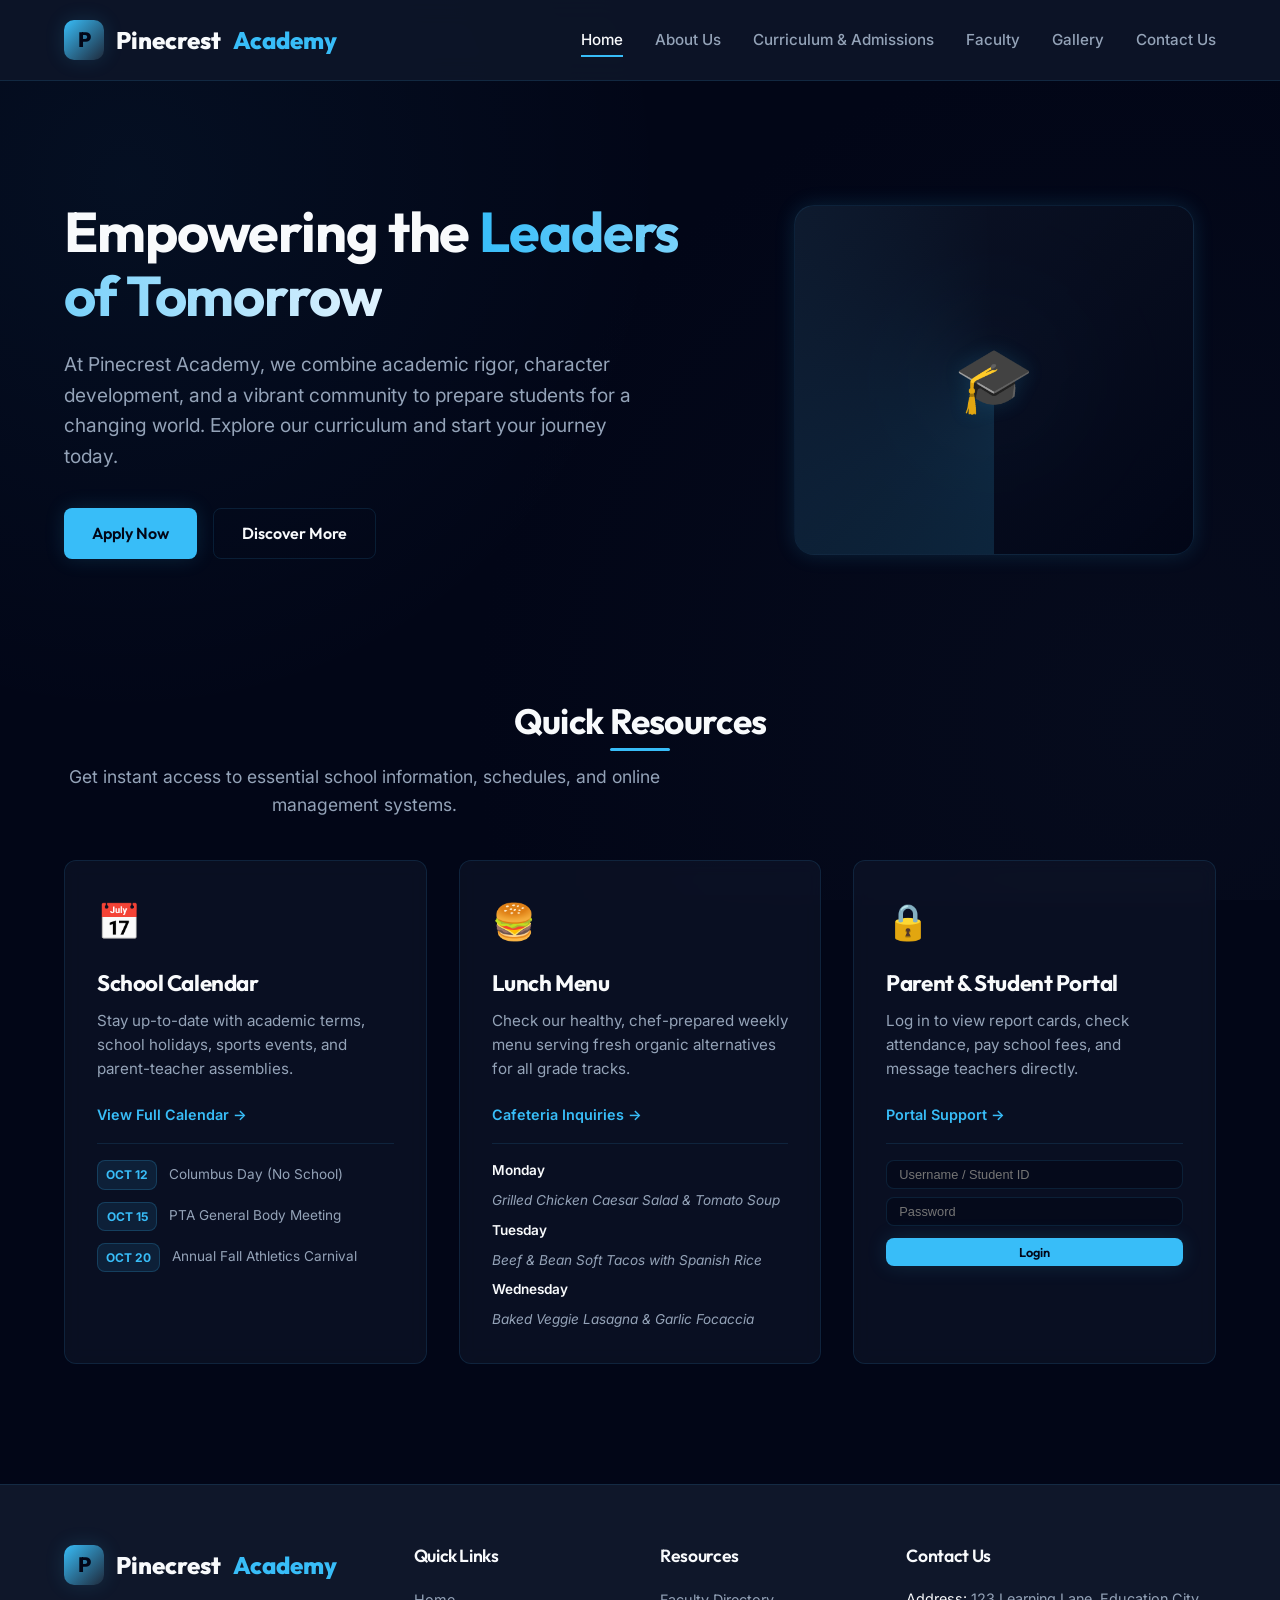
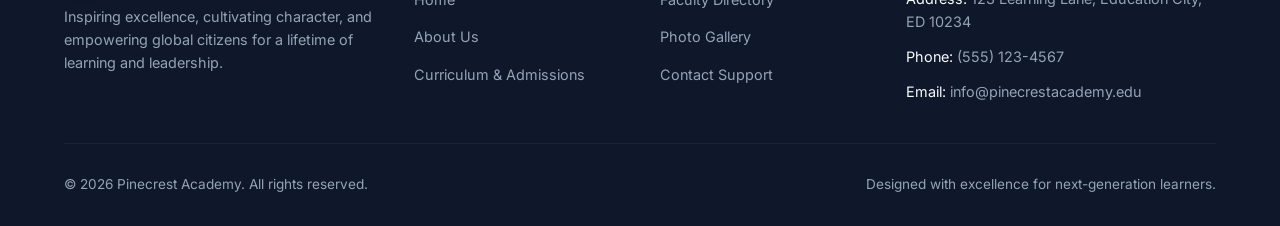
<file: pcs-website/index.html>
<!DOCTYPE html>
<html lang="en">
<head>
    <meta charset="UTF-8">
    <meta name="viewport" content="width=device-width, initial-scale=1.0">
    <meta name="description" content="Welcome to Pinecrest Academy, a leading educational institution offering premium academic tracks, dedicated faculty, and an engaging learning community.">
    <meta name="keywords" content="Pinecrest Academy, school homepage, school portal, school calendar, education">
    <title>Pinecrest Academy | Empowering the Leaders of Tomorrow</title>
    <link rel="stylesheet" href="style.css">
</head>
<body>

    <!-- Header & Navigation -->
    <header id="site-header">
        <div class="container">
            <a href="index.html" class="logo" id="header-logo">
                <div class="logo-icon">P</div>
                Pinecrest <span>Academy</span>
            </a>
            <input type="checkbox" id="nav-toggle" class="nav-toggle">
            <label for="nav-toggle" class="nav-toggle-label" id="menu-btn">
                <span></span>
                <span></span>
                <span></span>
            </label>
            <nav id="main-navigation">
                <ul class="nav-list">
                    <li><a href="index.html" class="nav-link active" id="nav-home">Home</a></li>
                    <li><a href="about.html" class="nav-link" id="nav-about">About Us</a></li>
                    <li><a href="curriculum-admissions.html" class="nav-link" id="nav-academics">Curriculum & Admissions</a></li>
                    <li><a href="faculty.html" class="nav-link" id="nav-faculty">Faculty</a></li>
                    <li><a href="gallery.html" class="nav-link" id="nav-gallery">Gallery</a></li>
                    <li><a href="contact.html" class="nav-link" id="nav-contact">Contact Us</a></li>
                </ul>
            </nav>
        </div>
    </header>

    <!-- Main Content -->
    <main>
        <!-- Hero Section -->
        <section class="hero" id="home-hero">
            <div class="container">
                <div class="hero-grid">
                    <div class="hero-content">
                        <h1 class="hero-title">Empowering the <span>Leaders of Tomorrow</span></h1>
                        <p class="hero-desc">At Pinecrest Academy, we combine academic rigor, character development, and a vibrant community to prepare students for a changing world. Explore our curriculum and start your journey today.</p>
                        <div class="btn-group">
                            <a href="curriculum-admissions.html" class="btn btn-primary" id="hero-cta-apply">Apply Now</a>
                            <a href="about.html" class="btn btn-secondary" id="hero-cta-about">Discover More</a>
                        </div>
                    </div>
                    <div class="hero-image-container">
                        <div class="hero-glow"></div>
                        <div class="hero-art">
                            <div class="hero-art-icon">&#127891;</div>
                        </div>
                    </div>
                </div>
            </div>
        </section>

        <!-- Quick Resources Card Grid -->
        <section id="quick-resources">
            <div class="container">
                <div class="text-center">
                    <h2 class="section-title">Quick Resources</h2>
                    <p class="section-subtitle">Get instant access to essential school information, schedules, and online management systems.</p>
                </div>
                <div class="grid-3">
                    <!-- Calendar Card -->
                    <div class="card" id="card-calendar">
                        <div class="card-icon">&#128197;</div>
                        <h3 class="card-title">School Calendar</h3>
                        <p class="card-text">Stay up-to-date with academic terms, school holidays, sports events, and parent-teacher assemblies.</p>
                        <a href="about.html#school-history" class="card-link" id="calendar-view-link">View Full Calendar &rarr;</a>
                        <div class="calendar-preview">
                            <div class="calendar-item">
                                <div class="date-badge">OCT 12</div>
                                <span class="calendar-item-text">Columbus Day (No School)</span>
                            </div>
                            <div class="calendar-item">
                                <div class="date-badge">OCT 15</div>
                                <span class="calendar-item-text">PTA General Body Meeting</span>
                            </div>
                            <div class="calendar-item">
                                <div class="date-badge">OCT 20</div>
                                <span class="calendar-item-text">Annual Fall Athletics Carnival</span>
                            </div>
                        </div>
                    </div>

                    <!-- Lunch Menu Card -->
                    <div class="card" id="card-lunch">
                        <div class="card-icon">&#127828;</div>
                        <h3 class="card-title">Lunch Menu</h3>
                        <p class="card-text">Check our healthy, chef-prepared weekly menu serving fresh organic alternatives for all grade tracks.</p>
                        <a href="contact.html" class="card-link" id="lunch-inquiry-link">Cafeteria Inquiries &rarr;</a>
                        <div class="menu-preview">
                            <div class="menu-day">Monday</div>
                            <div class="menu-meal">Grilled Chicken Caesar Salad & Tomato Soup</div>
                            <div class="menu-day">Tuesday</div>
                            <div class="menu-meal">Beef & Bean Soft Tacos with Spanish Rice</div>
                            <div class="menu-day">Wednesday</div>
                            <div class="menu-meal">Baked Veggie Lasagna & Garlic Focaccia</div>
                        </div>
                    </div>

                    <!-- Portal Card -->
                    <div class="card" id="card-portal">
                        <div class="card-icon">&#128274;</div>
                        <h3 class="card-title">Parent & Student Portal</h3>
                        <p class="card-text">Log in to view report cards, check attendance, pay school fees, and message teachers directly.</p>
                        <a href="contact.html" class="card-link" id="portal-support-link">Portal Support &rarr;</a>
                        <div class="portal-form-preview">
                            <input type="text" placeholder="Username / Student ID" aria-label="Portal Username" id="portal-username">
                            <input type="password" placeholder="Password" aria-label="Portal Password" id="portal-password">
                            <button class="btn btn-primary" style="padding: 6px 12px; font-size: 0.8rem; margin-top: 4px;" id="portal-login-btn">Login</button>
                        </div>
                    </div>
                </div>
            </div>
        </section>
    </main>

    <!-- Footer -->
    <footer id="site-footer">
        <div class="container">
            <div class="footer-grid">
                <div>
                    <a href="index.html" class="logo" style="margin-bottom: 20px;" id="footer-logo">
                        <div class="logo-icon">P</div>
                        Pinecrest <span>Academy</span>
                    </a>
                    <p style="margin-top: 10px; font-size: 0.9rem;">Inspiring excellence, cultivating character, and empowering global citizens for a lifetime of learning and leadership.</p>
                </div>
                <div>
                    <h4 class="footer-title">Quick Links</h4>
                    <ul class="footer-links">
                        <li><a href="index.html" class="footer-link" id="footer-link-home">Home</a></li>
                        <li><a href="about.html" class="footer-link" id="footer-link-about">About Us</a></li>
                        <li><a href="curriculum-admissions.html" class="footer-link" id="footer-link-academics">Curriculum & Admissions</a></li>
                    </ul>
                </div>
                <div>
                    <h4 class="footer-title">Resources</h4>
                    <ul class="footer-links">
                        <li><a href="faculty.html" class="footer-link" id="footer-link-faculty">Faculty Directory</a></li>
                        <li><a href="gallery.html" class="footer-link" id="footer-link-gallery">Photo Gallery</a></li>
                        <li><a href="contact.html" class="footer-link" id="footer-link-contact">Contact Support</a></li>
                    </ul>
                </div>
                <div>
                    <h4 class="footer-title">Contact Us</h4>
                    <div class="footer-info">
                        <p><span>Address:</span> 123 Learning Lane, Education City, ED 10234</p>
                        <p><span>Phone:</span> (555) 123-4567</p>
                        <p><span>Email:</span> info@pinecrestacademy.edu</p>
                    </div>
                </div>
            </div>
            <div class="footer-bottom">
                <p>&copy; 2026 Pinecrest Academy. All rights reserved.</p>
                <p>Designed with excellence for next-generation learners.</p>
            </div>
        </div>
    </footer>

</body>
</html>
</file>
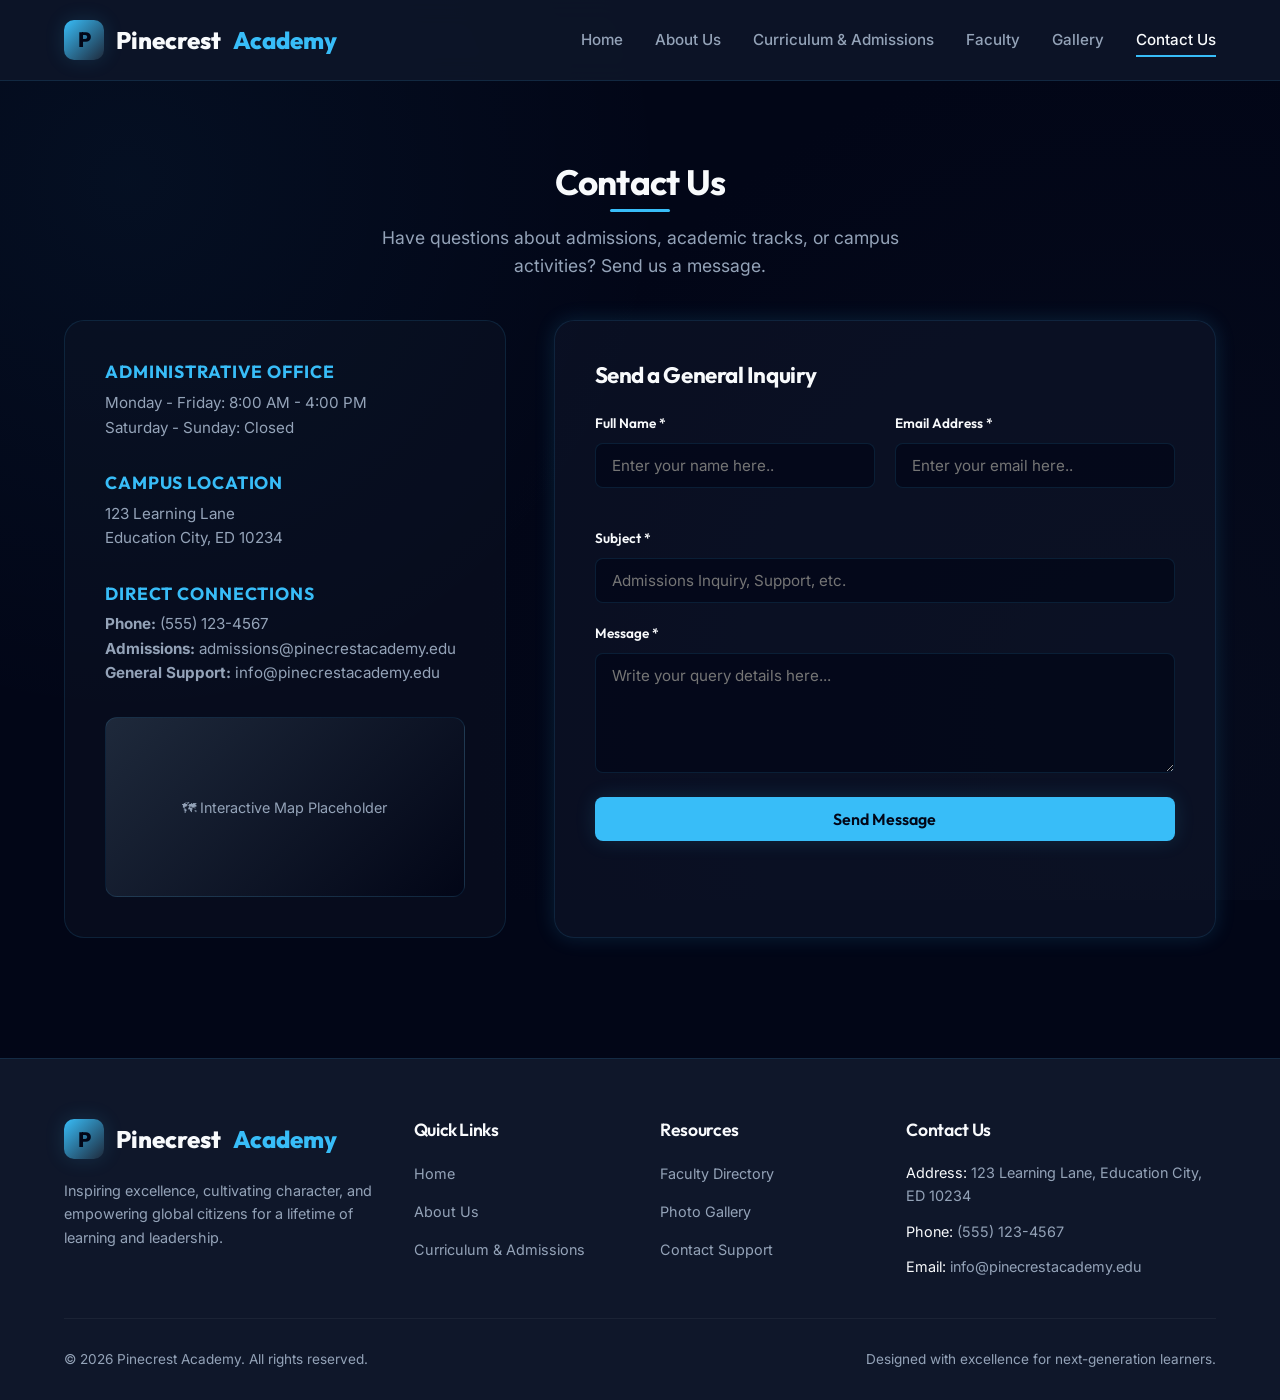
<file: pcs-website/contact.html>
<!DOCTYPE html>
<html lang="en">
<head>
    <meta charset="UTF-8">
    <meta name="viewport" content="width=device-width, initial-scale=1.0">
    <meta name="description" content="Get in touch with Pinecrest Academy. Find office hours, telephone numbers, emails, addresses, and submit general inquiries through our online contact form.">
    <meta name="keywords" content="Pinecrest Academy contact, school phone number, school address, student inquiry form">
    <title>Contact Us | Pinecrest Academy</title>
    <link rel="stylesheet" href="style.css">
    <style>
        /* Extra styles for success message popup */
        .toast-success {
            position: fixed;
            bottom: 30px;
            right: 30px;
            background: rgba(15, 23, 42, 0.95);
            border: 1px solid var(--accent);
            padding: 16px 24px;
            border-radius: var(--radius-md);
            color: var(--text-main);
            box-shadow: var(--shadow-glow-lg);
            display: flex;
            align-items: center;
            gap: 12px;
            transform: translateY(100px);
            opacity: 0;
            pointer-events: none;
            transition: var(--transition-normal);
            z-index: 2000;
        }
        .toast-success.show {
            transform: translateY(0);
            opacity: 1;
        }
        .toast-icon {
            color: var(--accent);
            font-size: 1.25rem;
            font-weight: 700;
        }
    </style>
</head>
<body>

    <!-- Header & Navigation -->
    <header id="site-header">
        <div class="container">
            <a href="index.html" class="logo" id="header-logo">
                <div class="logo-icon">P</div>
                Pinecrest <span>Academy</span>
            </a>
            <input type="checkbox" id="nav-toggle" class="nav-toggle">
            <label for="nav-toggle" class="nav-toggle-label" id="menu-btn">
                <span></span>
                <span></span>
                <span></span>
            </label>
            <nav id="main-navigation">
                <ul class="nav-list">
                    <li><a href="index.html" class="nav-link" id="nav-home">Home</a></li>
                    <li><a href="about.html" class="nav-link" id="nav-about">About Us</a></li>
                    <li><a href="curriculum-admissions.html" class="nav-link" id="nav-academics">Curriculum & Admissions</a></li>
                    <li><a href="faculty.html" class="nav-link" id="nav-faculty">Faculty</a></li>
                    <li><a href="gallery.html" class="nav-link" id="nav-gallery">Gallery</a></li>
                    <li><a href="contact.html" class="nav-link active" id="nav-contact">Contact Us</a></li>
                </ul>
            </nav>
        </div>
    </header>

    <!-- Main Content -->
    <main>
        <section id="contact-section">
            <div class="container">
                <div class="text-center">
                    <h1 class="section-title">Contact Us</h1>
                  <center> <p class="section-subtitle">Have questions about admissions, academic tracks, or campus activities? Send us a message.</p></center> <!--Made it center-->
                </div>

                <div class="contact-grid">
                    <!-- Left Column: Contact Info Panel -->
                    <div class="contact-info-panel" id="contact-info">
                        <div class="contact-block" id="block-office">
                            <h4>Administrative Office</h4>
                            <p>Monday - Friday: 8:00 AM - 4:00 PM</p>
                            <p>Saturday - Sunday: Closed</p>
                        </div>
                        <div class="contact-block" id="block-address">
                            <h4>Campus Location</h4>
                            <p>123 Learning Lane</p>
                            <p>Education City, ED 10234</p>
                        </div>
                        <div class="contact-block" id="block-phone-email">
                            <h4>Direct Connections</h4>
                            <p><strong>Phone:</strong> (555) 123-4567</p>
                            <p><strong>Admissions:</strong> admissions@pinecrestacademy.edu</p>
                            <p><strong>General Support:</strong> info@pinecrestacademy.edu</p>
                        </div>
                        <div class="map-placeholder" id="campus-map">
                            <span>&#128506; Interactive Map Placeholder</span>
                        </div>
                    </div>

                    <!-- Right Column: Stylized Inquiry Form -->
                    <div class="contact-form-panel" id="contact-form-container">
                        <h2 style="font-size: 1.4rem; color: var(--text-main); margin-bottom: 24px;">Send a General Inquiry</h2>
                        
                        <form id="inquiry-form">
                            <div class="form-row">
                                <div class="form-group">
                                    <label for="contact-name" class="form-label">Full Name *</label>
                                    <input type="text" id="contact-name" class="form-control" placeholder="Enter your name here.." required><!--Change place holder name john doe to enter your name-->                                </div>
                                <div class="form-group">
                                    <label for="contact-email" class="form-label">Email Address *</label>
                                    <input type="email" id="contact-email" class="form-control" placeholder="Enter your email here.." required>
                                </div>
                            </div>
                            <div class="form-group">
                                <label for="contact-subject" class="form-label">Subject *</label>
                                <input type="text" id="contact-subject" class="form-control" placeholder="Admissions Inquiry, Support, etc." required>
                            </div>
                            <div class="form-group full-width">
                                <label for="contact-message" class="form-label">Message *</label>
                                <textarea id="contact-message" class="form-control" placeholder="Write your query details here..." required></textarea>
                            </div>
                            <button type="submit" class="btn btn-primary btn-submit" id="form-submit-btn">Send Message</button>
                        </form>
                    </div>
                </div>
            </div>
        </section>
    </main>

    <!-- Footer -->
    <footer id="site-footer">
        <div class="container">
            <div class="footer-grid">
                <div>
                    <a href="index.html" class="logo" style="margin-bottom: 20px;" id="footer-logo">
                        <div class="logo-icon">P</div>
                        Pinecrest <span>Academy</span>
                    </a>
                    <p style="margin-top: 10px; font-size: 0.9rem;">Inspiring excellence, cultivating character, and empowering global citizens for a lifetime of learning and leadership.</p>
                </div>
                <div>
                    <h4 class="footer-title">Quick Links</h4>
                    <ul class="footer-links">
                        <li><a href="index.html" class="footer-link" id="footer-link-home">Home</a></li>
                        <li><a href="about.html" class="footer-link" id="footer-link-about">About Us</a></li>
                        <li><a href="curriculum-admissions.html" class="footer-link" id="footer-link-academics">Curriculum & Admissions</a></li>
                    </ul>
                </div>
                <div>
                    <h4 class="footer-title">Resources</h4>
                    <ul class="footer-links">
                        <li><a href="faculty.html" class="footer-link" id="footer-link-faculty">Faculty Directory</a></li>
                        <li><a href="gallery.html" class="footer-link" id="footer-link-gallery">Photo Gallery</a></li>
                        <li><a href="contact.html" class="footer-link" id="footer-link-contact">Contact Support</a></li>
                    </ul>
                </div>
                <div>
                    <h4 class="footer-title">Contact Us</h4>
                    <div class="footer-info">
                        <p><span>Address:</span> 123 Learning Lane, Education City, ED 10234</p>
                        <p><span>Phone:</span> (555) 123-4567</p>
                        <p><span>Email:</span> info@pinecrestacademy.edu</p>
                    </div>
                </div>
            </div>
            <div class="footer-bottom">
                <p>&copy; 2026 Pinecrest Academy. All rights reserved.</p>
                <p>Designed with excellence for next-generation learners.</p>
            </div>
        </div>
    </footer>

    <!-- Success Message Toast -->
    <div class="toast-success" id="success-toast">
        <span class="toast-icon">&#10004;</span>
        <div>
            <strong style="display: block; font-size: 0.95rem;">Message Sent!</strong>
            <span style="font-size: 0.8rem; color: var(--text-muted);">Thank you. We will get back to you shortly.</span>
        </div>
    </div>

    <!-- Script to intercept form submit and show beautiful toast notification -->
    <script id="contact-form-logic-script">
        document.addEventListener("DOMContentLoaded", () => {
            const form = document.getElementById("inquiry-form");
            const toast = document.getElementById("success-toast");

            form.addEventListener("submit", (event) => {
                event.preventDefault();

                // Show success toast
                toast.classList.add("show");

                // Reset form inputs
                form.reset();

                // Auto hide toast after 4 seconds
                setTimeout(() => {
                    toast.classList.remove("show");
                }, 4000);
            });
        });
    </script>
</body>
</html>
</file>
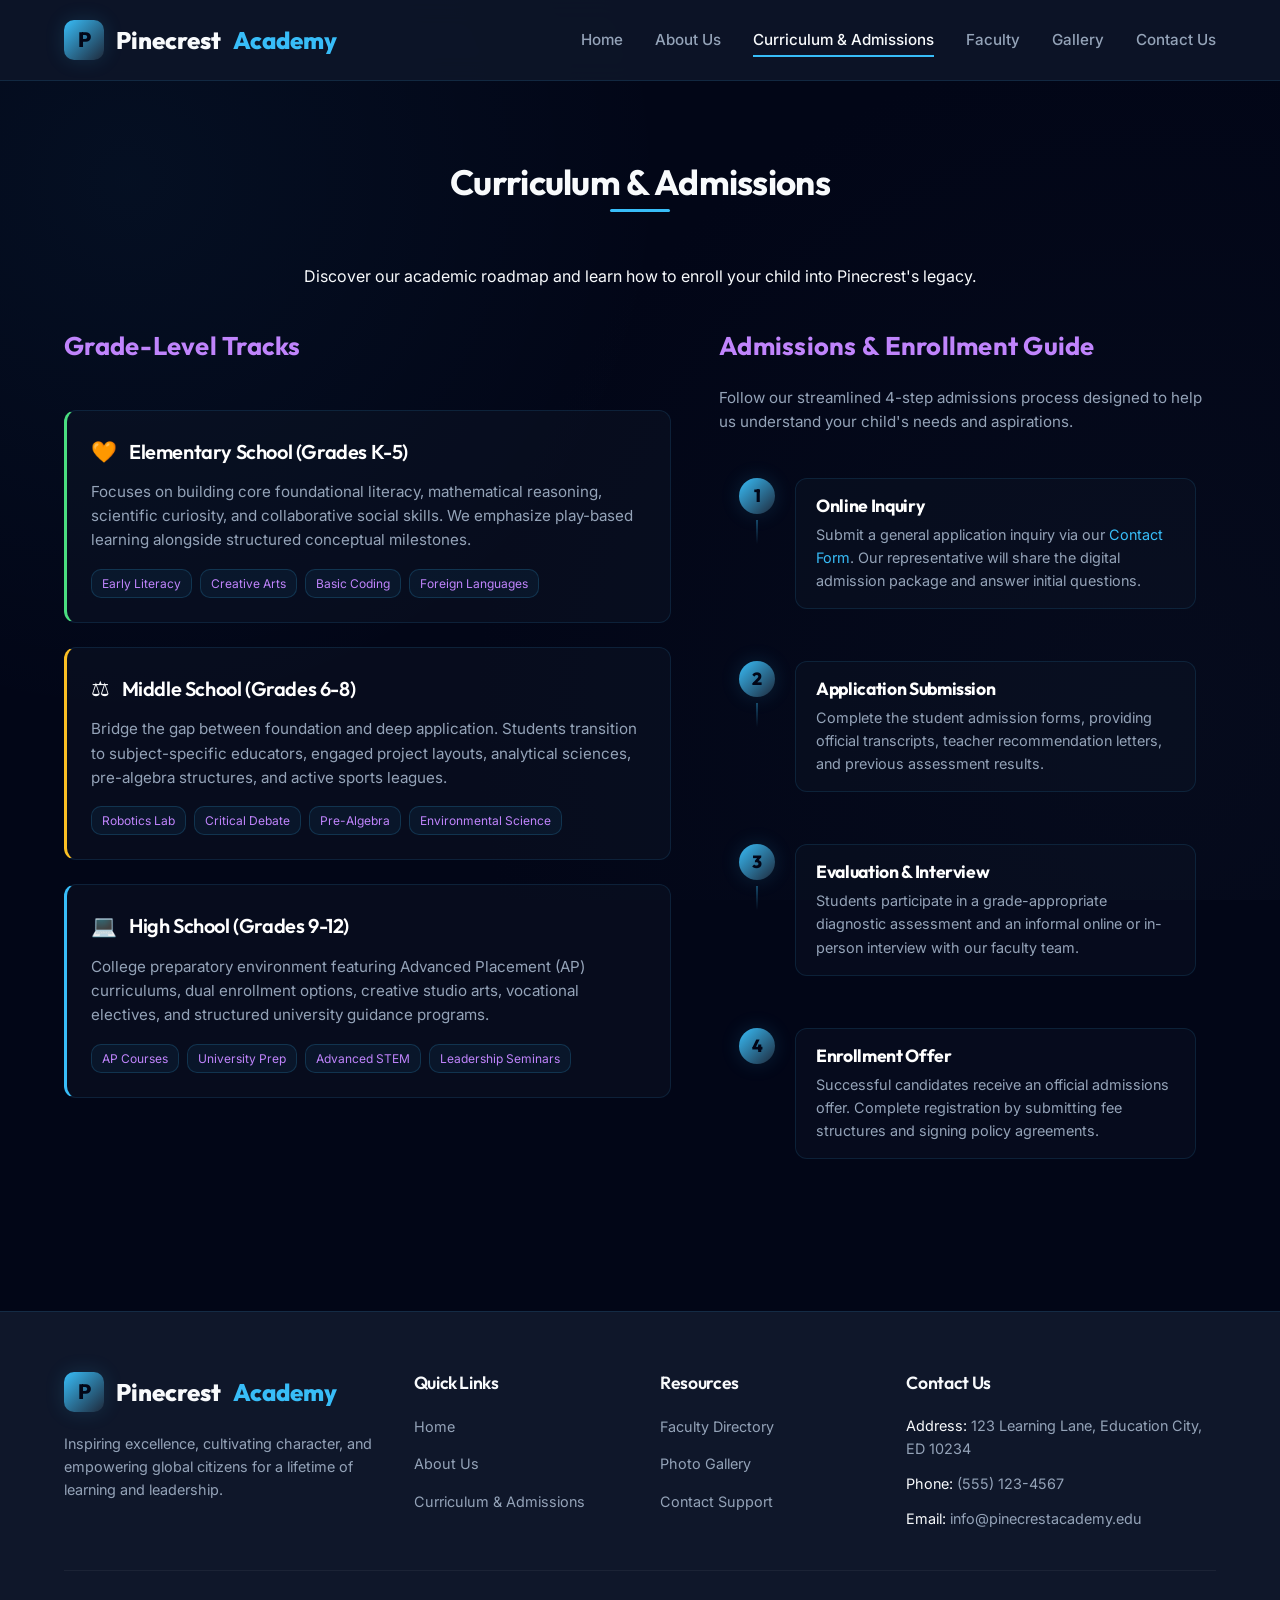
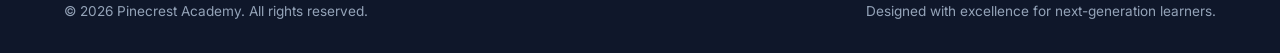
<file: pcs-website/curriculum-admissions.html>
<!DOCTYPE html>
<html lang="en">
<head>
    <meta charset="UTF-8">
    <meta name="viewport" content="width=device-width, initial-scale=1.0">
    <meta name="description" content="Explore our Grade-Level Tracks (Elementary, Middle, High School) and read our step-by-step Admissions & Enrollment Guide to join Pinecrest Academy.">
    <meta name="keywords" content="Pinecrest Academy curriculum, admissions guide, school enrollment steps, elementary middle high tracks">
    <title>Curriculum & Admissions | Pinecrest Academy</title>
    <link rel="stylesheet" href="style.css">
</head>
<body>

    <!-- Header & Navigation -->
    <header id="site-header">
        <div class="container">
            <a href="index.html" class="logo" id="header-logo">
                <div class="logo-icon">P</div>
                Pinecrest <span>Academy</span>
            </a>
            <input type="checkbox" id="nav-toggle" class="nav-toggle">
            <label for="nav-toggle" class="nav-toggle-label" id="menu-btn">
                <span></span>
                <span></span>
                <span></span>
            </label>
            <nav id="main-navigation">
                <ul class="nav-list">
                    <li><a href="index.html" class="nav-link" id="nav-home">Home</a></li>
                    <li><a href="about.html" class="nav-link" id="nav-about">About Us</a></li>
                    <li><a href="curriculum-admissions.html" class="nav-link active" id="nav-academics">Curriculum & Admissions</a></li>
                    <li><a href="faculty.html" class="nav-link" id="nav-faculty">Faculty</a></li>
                    <li><a href="gallery.html" class="nav-link" id="nav-gallery">Gallery</a></li>
                    <li><a href="contact.html" class="nav-link" id="nav-contact">Contact Us</a></li>
                </ul>
            </nav>
        </div>
    </header>

    <!-- Main Content -->
    <main>
        <section id="curriculum-admissions-content">
            <div class="container">
                <div class="text-center">
                    <h1 class="section-title">Curriculum & Admissions</h1>
                    <p class="section-subtitle"><center>Discover our academic roadmap and learn how to enroll your child into Pinecrest's legacy.</center></p>
                </div>

                <div class="split-layout">
                    <!-- Left Column: Academic Tracks -->
                    <div class="academic-tracks" id="grade-tracks">
                        <h2 class="split-heading">Grade-Level Tracks</h2>

                        <!-- Elementary School -->
                        <div class="track-card track-elementary" id="track-elementary">
                            <div class="track-header">
                                <span class="track-icon">&#129505;</span>
                                <h3 class="track-title">Elementary School (Grades K-5)</h3>
                            </div>
                            <p class="track-details">Focuses on building core foundational literacy, mathematical reasoning, scientific curiosity, and collaborative social skills. We emphasize play-based learning alongside structured conceptual milestones.</p>
                            <div class="track-features">
                                <span class="feature-tag">Early Literacy</span>
                                <span class="feature-tag">Creative Arts</span>
                                <span class="feature-tag">Basic Coding</span>
                                <span class="feature-tag">Foreign Languages</span>
                            </div>
                        </div>

                        <!-- Middle School -->
                        <div class="track-card track-middle" id="track-middle">
                            <div class="track-header">
                                <span class="track-icon">&#9878;</span>
                                <h3 class="track-title">Middle School (Grades 6-8)</h3>
                            </div>
                            <p class="track-details">Bridge the gap between foundation and deep application. Students transition to subject-specific educators, engaged project layouts, analytical sciences, pre-algebra structures, and active sports leagues.</p>
                            <div class="track-features">
                                <span class="feature-tag">Robotics Lab</span>
                                <span class="feature-tag">Critical Debate</span>
                                <span class="feature-tag">Pre-Algebra</span>
                                <span class="feature-tag">Environmental Science</span>
                            </div>
                        </div>

                        <!-- High School -->
                        <div class="track-card track-high" id="track-high">
                            <div class="track-header">
                                <span class="track-icon">&#128187;</span>
                                <h3 class="track-title">High School (Grades 9-12)</h3>
                            </div>
                            <p class="track-details">College preparatory environment featuring Advanced Placement (AP) curriculums, dual enrollment options, creative studio arts, vocational electives, and structured university guidance programs.</p>
                            <div class="track-features">
                                <span class="feature-tag">AP Courses</span>
                                <span class="feature-tag">University Prep</span>
                                <span class="feature-tag">Advanced STEM</span>
                                <span class="feature-tag">Leadership Seminars</span>
                            </div>
                        </div>
                    </div>

                    <!-- Right Column: Step-by-Step Admissions Guide -->
                    <div class="admissions-guide" id="enrollment-process">
                        <h2 class="split-heading">Admissions & Enrollment Guide</h2>
                        <p style="color: var(--text-muted); margin-bottom: 24px; font-size: 0.95rem;">Follow our streamlined 4-step admissions process designed to help us understand your child's needs and aspirations.</p>

                        <div class="step-list">
                            <!-- Step 1 -->
                            <div class="step-card" id="step-1">
                                <div class="step-marker">
                                    <div class="step-number">1</div>
                                    <div class="step-connector"></div>
                                </div>
                                <div class="step-info">
                                    <h4>Online Inquiry</h4>
                                    <p>Submit a general application inquiry via our <a href="contact.html">Contact Form</a>. Our representative will share the digital admission package and answer initial questions.</p>
                                </div>
                            </div>

                            <!-- Step 2 -->
                            <div class="step-card" id="step-2">
                                <div class="step-marker">
                                    <div class="step-number">2</div>
                                    <div class="step-connector"></div>
                                </div>
                                <div class="step-info">
                                    <h4>Application Submission</h4>
                                    <p>Complete the student admission forms, providing official transcripts, teacher recommendation letters, and previous assessment results.</p>
                                </div>
                            </div>

                            <!-- Step 3 -->
                            <div class="step-card" id="step-3">
                                <div class="step-marker">
                                    <div class="step-number">3</div>
                                    <div class="step-connector"></div>
                                </div>
                                <div class="step-info">
                                    <h4>Evaluation & Interview</h4>
                                    <p>Students participate in a grade-appropriate diagnostic assessment and an informal online or in-person interview with our faculty team.</p>
                                </div>
                            </div>

                            <!-- Step 4 -->
                            <div class="step-card" id="step-4">
                                <div class="step-marker">
                                    <div class="step-number">4</div>
                                </div>
                                <div class="step-info">
                                    <h4>Enrollment Offer</h4>
                                    <p>Successful candidates receive an official admissions offer. Complete registration by submitting fee structures and signing policy agreements.</p>
                                </div>
                            </div>
                        </div>
                    </div>
                </div>
            </div>
        </section>
    </main>

    <!-- Footer -->
    <footer id="site-footer">
        <div class="container">
            <div class="footer-grid">
                <div>
                    <a href="index.html" class="logo" style="margin-bottom: 20px;" id="footer-logo">
                        <div class="logo-icon">P</div>
                        Pinecrest <span>Academy</span>
                    </a>
                    <p style="margin-top: 10px; font-size: 0.9rem;">Inspiring excellence, cultivating character, and empowering global citizens for a lifetime of learning and leadership.</p>
                </div>
                <div>
                    <h4 class="footer-title">Quick Links</h4>
                    <ul class="footer-links">
                        <li><a href="index.html" class="footer-link" id="footer-link-home">Home</a></li>
                        <li><a href="about.html" class="footer-link" id="footer-link-about">About Us</a></li>
                        <li><a href="curriculum-admissions.html" class="footer-link" id="footer-link-academics">Curriculum & Admissions</a></li>
                    </ul>
                </div>
                <div>
                    <h4 class="footer-title">Resources</h4>
                    <ul class="footer-links">
                        <li><a href="faculty.html" class="footer-link" id="footer-link-faculty">Faculty Directory</a></li>
                        <li><a href="gallery.html" class="footer-link" id="footer-link-gallery">Photo Gallery</a></li>
                        <li><a href="contact.html" class="footer-link" id="footer-link-contact">Contact Support</a></li>
                    </ul>
                </div>
                <div>
                    <h4 class="footer-title">Contact Us</h4>
                    <div class="footer-info">
                        <p><span>Address:</span> 123 Learning Lane, Education City, ED 10234</p>
                        <p><span>Phone:</span> (555) 123-4567</p>
                        <p><span>Email:</span> info@pinecrestacademy.edu</p>
                    </div>
                </div>
            </div>
            <div class="footer-bottom">
                <p>&copy; 2026 Pinecrest Academy. All rights reserved.</p>
                <p>Designed with excellence for next-generation learners.</p>
            </div>
        </div>
    </footer>

    <style>

    .split-layout {
        display: grid;
        grid-template-columns: 1.1fr 0.9fr;
        gap: 48px;
        margin-top: 40px;
    }

    .split-heading {
        font-size: 1.6rem;
        color: #c084fc;
        margin-bottom: 24px;
        letter-spacing: 0.01em;
    }

    /* ---- Academic Tracks ---- */
    .academic-tracks {
        display: flex;
        flex-direction: column;
        gap: 24px;
    }

    .track-card {
        position: relative;
        background: rgba(15, 23, 42, 0.4);
        border: 1px solid var(--border-color);
        border-left: 3px solid var(--track-color, #c084fc);
        border-radius: var(--radius-md);
        padding: 24px;
        transition: transform 0.25s ease, background 0.25s ease, border-color 0.25s ease;
    }

    .track-card:hover {
        transform: translateY(-3px);
        border-color: var(--border-hover);
        border-left-color: var(--track-color, #c084fc);
        background: rgba(15, 23, 42, 0.55);
    }

    /* One accent per stage — foundational green, transitional amber, launch-ready blue */
    .track-elementary { --track-color: #4ade80; }
    .track-middle      { --track-color: #fbbf24; }
    .track-high        { --track-color: #38bdf8; }

    .track-header {
        display: flex;
        align-items: center;
        gap: 12px;
        margin-bottom: 12px;
    }

    .track-icon {
        font-size: 1.3rem;
    }

    .track-title {
        font-size: 1.25rem;
        color: white;
        font-weight: 600;
    }

    .track-details {
        color: var(--text-muted);
        font-size: 0.95rem;
        line-height: 1.6;
    }

    .track-features {
        display: flex;
        flex-wrap: wrap;
        gap: 8px;
        margin-top: 16px;
    }

    .feature-tag {
        background: rgba(56, 189, 248, 0.06);
        border: 1px solid rgba(56, 189, 248, 0.18);
        color: #c084fc;
        font-size: 0.75rem;
        padding: 4px 10px;
        border-radius: 10px;
    }

    /* ---- Admissions Steps ---- */
    .step-list {
        display: flex;
        flex-direction: column;
        margin-top: 16px;
    }

    .step-card {
        display: flex;
        gap: 20px;
        padding: 20px 20px 32px;
        align-items: flex-start;
    }

    .step-marker {
        display: flex;
        flex-direction: column;
        align-items: center;
        flex-shrink: 0;
    }

    .step-number {
        background: linear-gradient(135deg, var(--accent), var(--primary-light));
        color: var(--bg-main);
        font-family: var(--font-heading);
        font-weight: 800;
        font-size: 1.1rem;
        width: 36px;
        height: 36px;
        border-radius: 50%;
        display: flex;
        align-items: center;
        justify-content: center;
        flex-shrink: 0;
        box-shadow: var(--shadow-glow);
    }

    .step-connector {
        width: 2px;
        flex: 1;
        margin-top: 6px;
        background: linear-gradient(to bottom, var(--border-hover), transparent);
        min-height: 24px;
    }

    .step-info {
        background: rgba(15, 23, 42, 0.35);
        border: 1px solid var(--border-color);
        border-radius: var(--radius-md);
        padding: 16px 20px;
        flex: 1;
    }

    .step-info h4 {
        font-size: 1.1rem;
        margin-bottom: 6px;
        color: white;
    }

    .step-info p {
        color: var(--text-muted);
        font-size: 0.9rem;
        line-height: 1.6;
    }

    /* ---- Responsive ---- */
    @media (max-width: 900px) {
        .split-layout {
            grid-template-columns: 1fr;
            gap: 32px;
        }
    }
    </style>

</body>
</html>
</file>
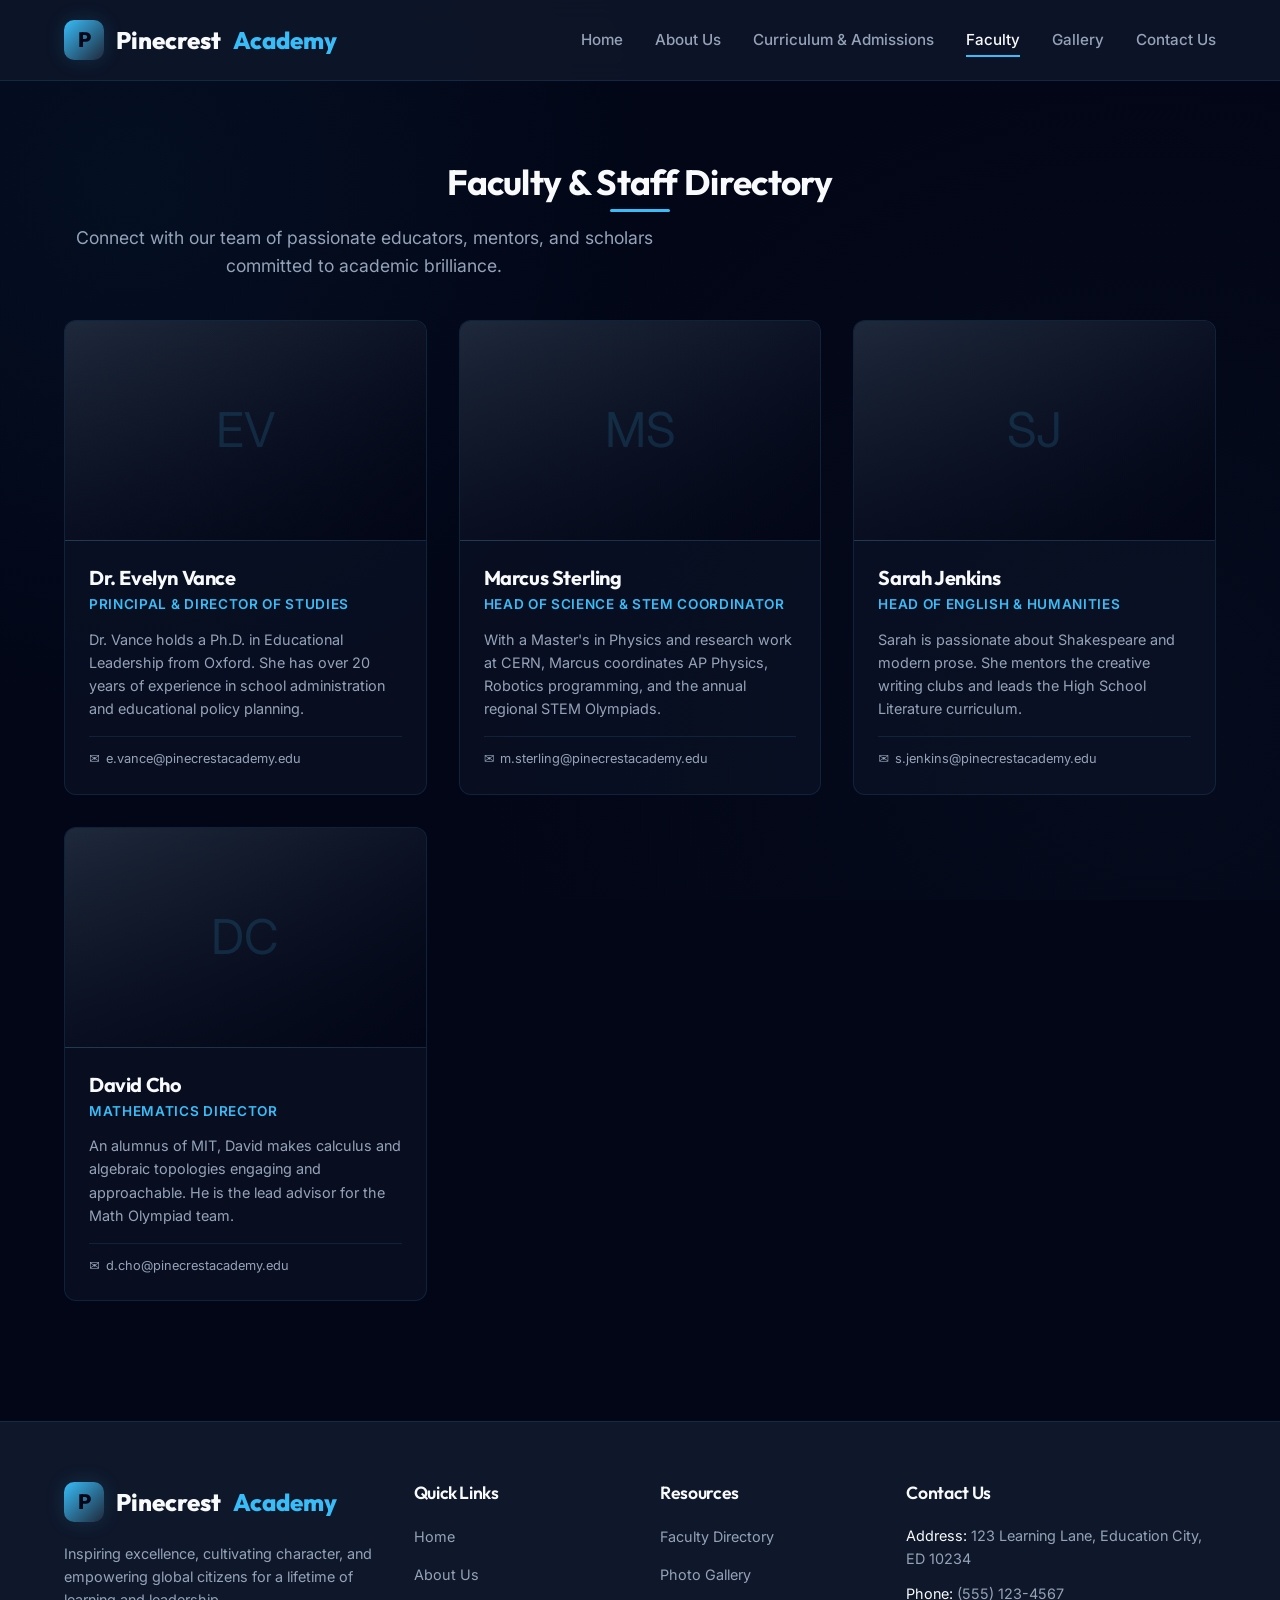
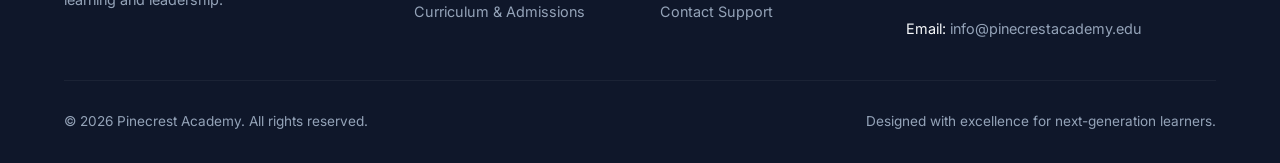
<file: pcs-website/faculty.html>
<!DOCTYPE html>
<html lang="en">
<head>
    <meta charset="UTF-8">
    <meta name="viewport" content="width=device-width, initial-scale=1.0">
    <meta name="description" content="Meet the expert faculty and dedicated academic leadership of Pinecrest Academy. Explore our teacher directories.">
    <meta name="keywords" content="Pinecrest Academy faculty, teacher directory, school staff, academic leadership">
    <title>Faculty & Staff | Pinecrest Academy</title>
    <link rel="stylesheet" href="style.css">
</head>
<body>

    <!-- Header & Navigation -->
    <header id="site-header">
        <div class="container">
            <a href="index.html" class="logo" id="header-logo">
                <div class="logo-icon">P</div>
                Pinecrest <span>Academy</span>
            </a>
            <input type="checkbox" id="nav-toggle" class="nav-toggle">
            <label for="nav-toggle" class="nav-toggle-label" id="menu-btn">
                <span></span>
                <span></span>
                <span></span>
            </label>
            <nav id="main-navigation">
                <ul class="nav-list">
                    <li><a href="index.html" class="nav-link" id="nav-home">Home</a></li>
                    <li><a href="about.html" class="nav-link" id="nav-about">About Us</a></li>
                    <li><a href="curriculum-admissions.html" class="nav-link" id="nav-academics">Curriculum & Admissions</a></li>
                    <li><a href="faculty.html" class="nav-link active" id="nav-faculty">Faculty</a></li>
                    <li><a href="gallery.html" class="nav-link" id="nav-gallery">Gallery</a></li>
                    <li><a href="contact.html" class="nav-link" id="nav-contact">Contact Us</a></li>
                </ul>
            </nav>
        </div>
    </header>

    <!-- Main Content -->
    <main>
        <section class="faculty-section" id="faculty-directory">
            <div class="container">
                <div class="text-center">
                    <h1 class="section-title">Faculty & Staff Directory</h1>
                    <p class="section-subtitle">Connect with our team of passionate educators, mentors, and scholars committed to academic brilliance.</p>
                </div>

                <!-- Grid container for dynamic loading -->
                <div id="faculty-grid">
                    <!-- Placeholder Shimmer Card 1 -->
                    <div class="shimmer-card" id="shimmer-1">
                        <div class="shimmer-img"></div>
                        <div class="shimmer-line title"></div>
                        <div class="shimmer-line sub"></div>
                        <div class="shimmer-line body-1"></div>
                        <div class="shimmer-line body-2"></div>
                    </div>
                    <!-- Placeholder Shimmer Card 2 -->
                    <div class="shimmer-card" id="shimmer-2">
                        <div class="shimmer-img"></div>
                        <div class="shimmer-line title"></div>
                        <div class="shimmer-line sub"></div>
                        <div class="shimmer-line body-1"></div>
                        <div class="shimmer-line body-2"></div>
                    </div>
                    <!-- Placeholder Shimmer Card 3 -->
                    <div class="shimmer-card" id="shimmer-3">
                        <div class="shimmer-img"></div>
                        <div class="shimmer-line title"></div>
                        <div class="shimmer-line sub"></div>
                        <div class="shimmer-line body-1"></div>
                        <div class="shimmer-line body-2"></div>
                    </div>
                    <!-- Placeholder Shimmer Card 4 -->
                    <div class="shimmer-card" id="shimmer-4">
                        <div class="shimmer-img"></div>
                        <div class="shimmer-line title"></div>
                        <div class="shimmer-line sub"></div>
                        <div class="shimmer-line body-1"></div>
                        <div class="shimmer-line body-2"></div>
                    </div>
                </div>
            </div>
        </section>
    </main>

    <!-- Footer -->
    <footer id="site-footer">
        <div class="container">
            <div class="footer-grid">
                <div>
                    <a href="index.html" class="logo" style="margin-bottom: 20px;" id="footer-logo">
                        <div class="logo-icon">P</div>
                        Pinecrest <span>Academy</span>
                    </a>
                    <p style="margin-top: 10px; font-size: 0.9rem;">Inspiring excellence, cultivating character, and empowering global citizens for a lifetime of learning and leadership.</p>
                </div>
                <div>
                    <h4 class="footer-title">Quick Links</h4>
                    <ul class="footer-links">
                        <li><a href="index.html" class="footer-link" id="footer-link-home">Home</a></li>
                        <li><a href="about.html" class="footer-link" id="footer-link-about">About Us</a></li>
                        <li><a href="curriculum-admissions.html" class="footer-link" id="footer-link-academics">Curriculum & Admissions</a></li>
                    </ul>
                </div>
                <div>
                    <h4 class="footer-title">Resources</h4>
                    <ul class="footer-links">
                        <li><a href="faculty.html" class="footer-link" id="footer-link-faculty">Faculty Directory</a></li>
                        <li><a href="gallery.html" class="footer-link" id="footer-link-gallery">Photo Gallery</a></li>
                        <li><a href="contact.html" class="footer-link" id="footer-link-contact">Contact Support</a></li>
                    </ul>
                </div>
                <div>
                    <h4 class="footer-title">Contact Us</h4>
                    <div class="footer-info">
                        <p><span>Address:</span> 123 Learning Lane, Education City, ED 10234</p>
                        <p><span>Phone:</span> (555) 123-4567</p>
                        <p><span>Email:</span> info@pinecrestacademy.edu</p>
                    </div>
                </div>
            </div>
            <div class="footer-bottom">
                <p>&copy; 2026 Pinecrest Academy. All rights reserved.</p>
                <p>Designed with excellence for next-generation learners.</p>
            </div>
        </div>
    </footer>

    <!-- Script to simulate dynamic loading of faculty members -->
    <script id="faculty-loader-script">
        document.addEventListener("DOMContentLoaded", () => {
            const facultyData = [
                {
                    name: "Dr. Evelyn Vance",
                    role: "Principal & Director of Studies",
                    bio: "Dr. Vance holds a Ph.D. in Educational Leadership from Oxford. She has over 20 years of experience in school administration and educational policy planning.",
                    email: "e.vance@pinecrestacademy.edu",
                    initial: "EV"
                },
                {
                    name: "Marcus Sterling",
                    role: "Head of Science & STEM Coordinator",
                    bio: "With a Master's in Physics and research work at CERN, Marcus coordinates AP Physics, Robotics programming, and the annual regional STEM Olympiads.",
                    email: "m.sterling@pinecrestacademy.edu",
                    initial: "MS"
                },
                {
                    name: "Sarah Jenkins",
                    role: "Head of English & Humanities",
                    bio: "Sarah is passionate about Shakespeare and modern prose. She mentors the creative writing clubs and leads the High School Literature curriculum.",
                    email: "s.jenkins@pinecrestacademy.edu",
                    initial: "SJ"
                },
                {
                    name: "David Cho",
                    role: "Mathematics Director",
                    bio: "An alumnus of MIT, David makes calculus and algebraic topologies engaging and approachable. He is the lead advisor for the Math Olympiad team.",
                    email: "d.cho@pinecrestacademy.edu",
                    initial: "DC"
                },
                {
                    name: "Elena Rostova",
                    role: "Visual Arts Instructor",
                    bio: "Elena is a professional fine artist whose gallery exhibitions span international venues. She guides students in painting, sculpture, and design portfolios.",
                    email: "e.rostova@pinecrestacademy.edu",
                    initial: "ER"
                },
                {
                    name: "Robert Vance",
                    role: "Athletics Director",
                    bio: "Former professional decathlete, Coach Robert supervises our comprehensive physical training curriculums, football programs, and track events.",
                    email: "r.vance@pinecrestacademy.edu",
                    initial: "RV"
                }
            ];

            const facultyGrid = document.getElementById("faculty-grid");

            // Simulate server response delay of 1.2 seconds
            setTimeout(() => {
                // Clear shimmers
                facultyGrid.innerHTML = "";

                // Populate with actual data
                facultyData.forEach((teacher, index) => {
                    const card = document.createElement("div");
                    card.className = "teacher-card";
                    card.id = `teacher-card-${index + 1}`;
                    card.style.opacity = 0;
                    card.style.transform = "translateY(20px)";
                    card.style.transition = "opacity 0.5s ease, transform 0.5s ease";

                    card.innerHTML = `
                        <div class="teacher-image-placeholder">
                            <div style="z-index: 1;">${teacher.initial}</div>
                        </div>
                        <div class="teacher-info">
                            <h3 class="teacher-name">${teacher.name}</h3>
                            <div class="teacher-role">${teacher.role}</div>
                            <p class="teacher-bio">${teacher.bio}</p>
                            <div class="teacher-email">
                                <span>&#9993;</span> ${teacher.email}
                            </div>
                        </div>
                    `;

                    facultyGrid.appendChild(card);

                    // Staggered fade-in effect
                    setTimeout(() => {
                        card.style.opacity = 1;
                        card.style.transform = "translateY(0)";
                    }, index * 100);
                });
            }, 1200);
        });
    </script>
</body>
</html>
</file>
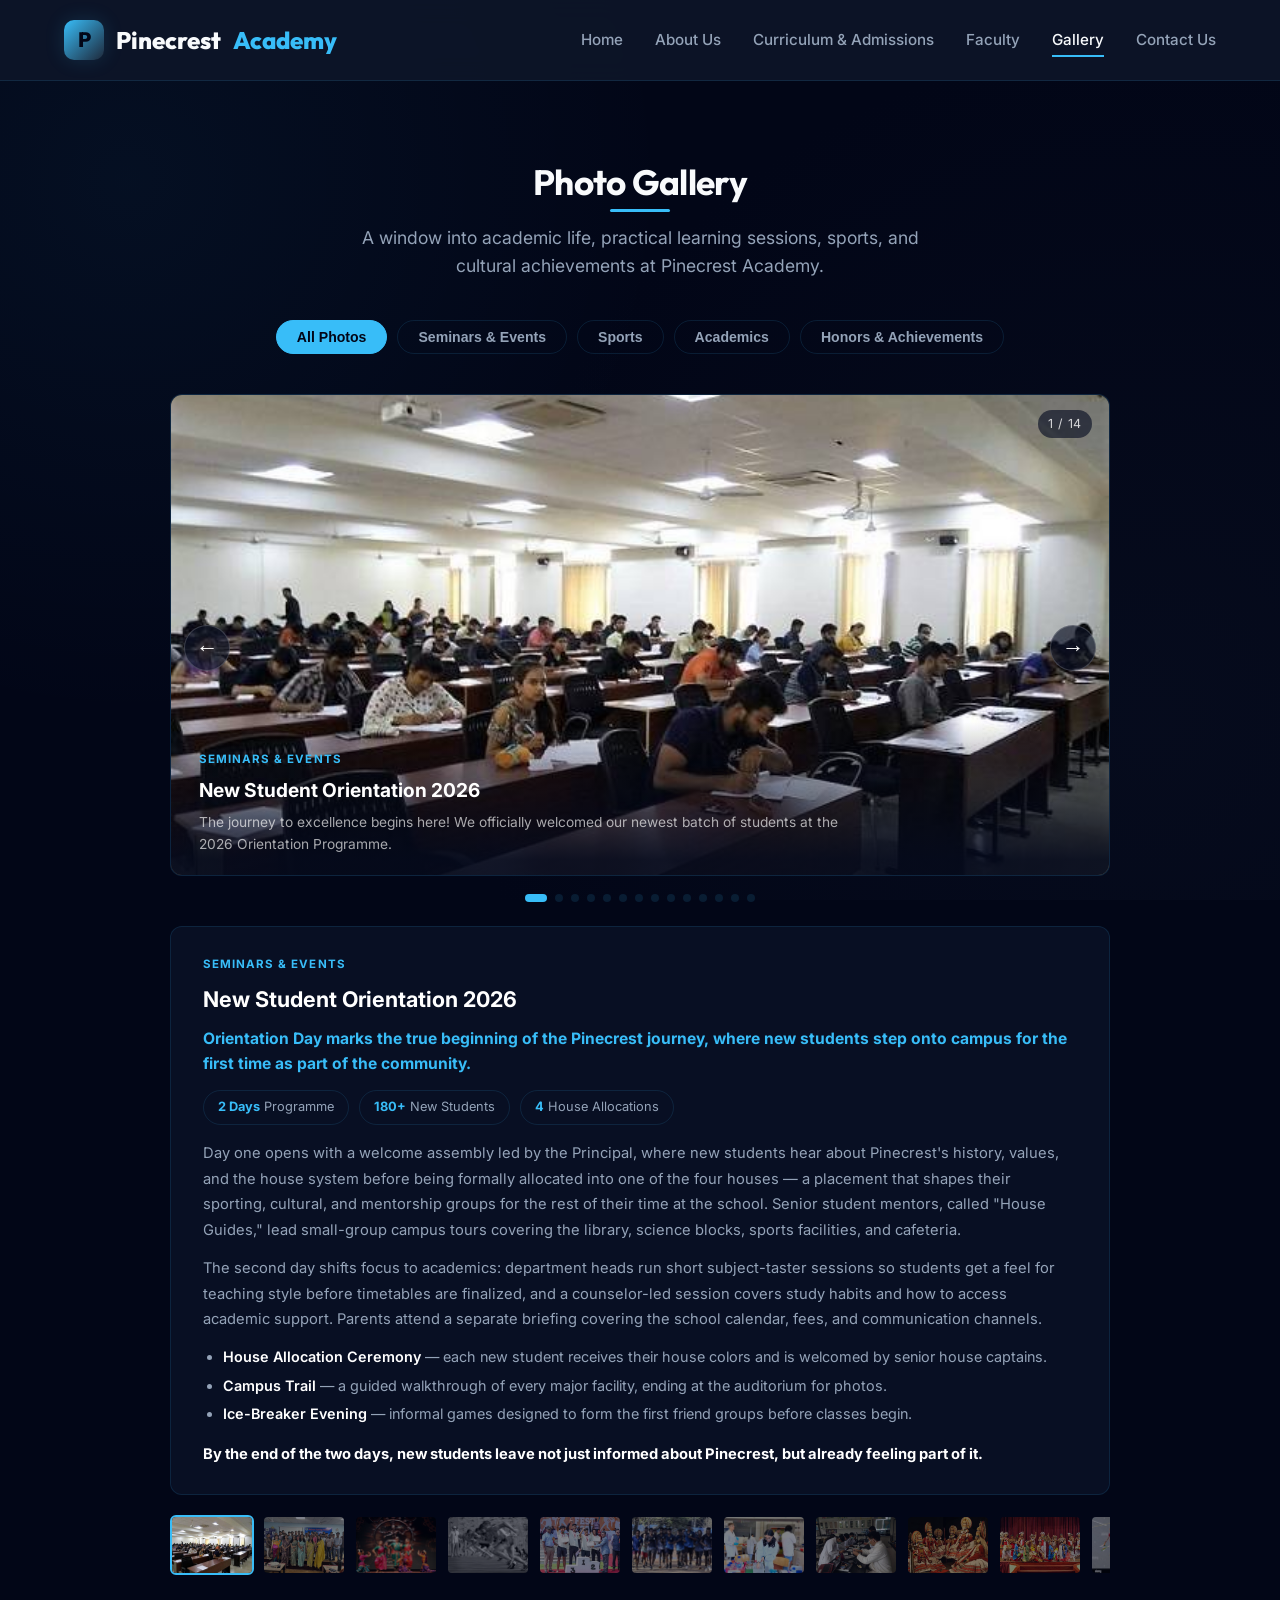
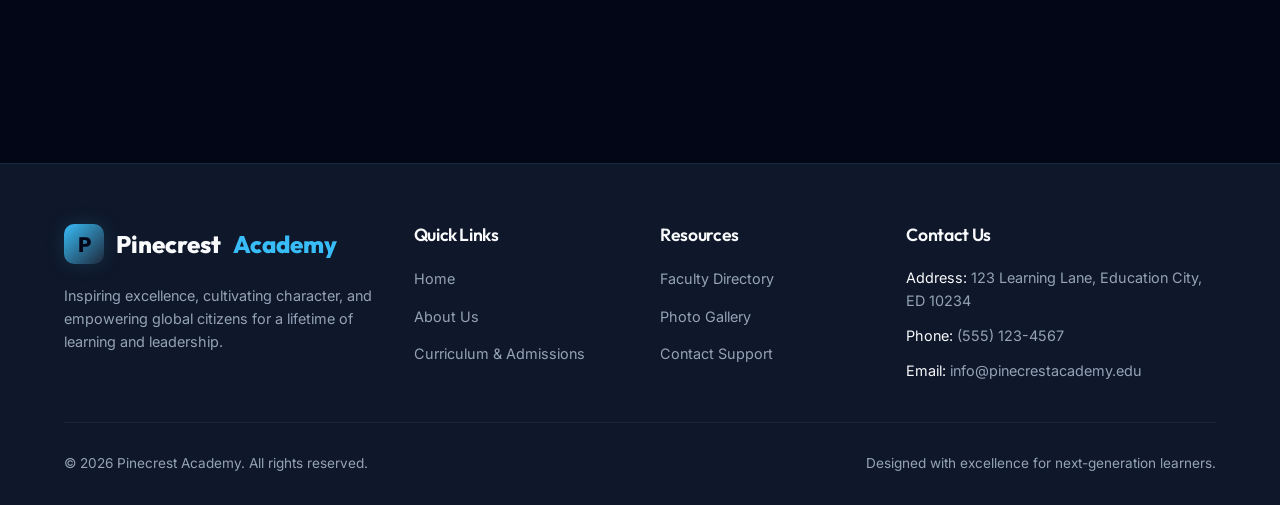
<file: pcs-website/gallery.html>
<!DOCTYPE html>
<html lang="en">
<head>
    <meta charset="UTF-8">
    <meta name="viewport" content="width=device-width, initial-scale=1.0">
    <meta name="description" content="Browse through the campus life gallery, student activities, sports, and educational milestones at Pinecrest Academy.">
    <meta name="keywords" content="Pinecrest Academy gallery, campus life photos, student activities, school events">
    <title>Photo Gallery | Pinecrest Academy</title>
    <link rel="stylesheet" href="style.css">
    <style>
        .gallery-page-header { text-align: center; margin-bottom: 40px; }
        .gallery-page-header .section-subtitle { text-align: center; margin: 0 auto 0; }

        .gallery-filters {
            display: flex; flex-wrap: wrap; gap: 10px; justify-content: center; margin-bottom: 40px;
        }
        .filter-btn {
            padding: 8px 20px; border-radius: 999px; border: 1px solid var(--border-color);
            background: transparent; color: var(--text-muted); font-size: 0.88rem; font-weight: 600;
            cursor: pointer; transition: var(--transition-fast);
        }
        .filter-btn:hover { border-color: var(--accent); color: var(--accent); }
        .filter-btn.active { background: var(--accent); color: var(--bg-main); border-color: var(--accent); }

        /* ── Slider ── */
        .slider {
            position: relative;
            max-width: 940px;
            margin: 0 auto 20px;
        }
        .slider-viewport {
            overflow: hidden;
            border-radius: var(--radius-md, 10px);
            border: 1px solid var(--border-color);
            background: rgba(14, 24, 49, 0.5);
        }
        .slider-track {
            display: flex;
            transition: transform 0.45s cubic-bezier(0.22, 0.61, 0.36, 1);
        }
        .slide {
            flex: 0 0 100%;
            position: relative;
            height: 480px;
            background: #0a0f1e;
            display: flex;
            align-items: center;
            justify-content: center;
            overflow: hidden;
        }
        .slide img {
            position: absolute;
            inset: 0;
            width: 100%;
            height: 100%;
            object-fit: cover;
            object-position: center;
            display: block;
        }
        @media (max-width: 700px) {
            .slide { height: 320px; }
        }
        .slide-caption {
            position: absolute;
            left: 0; right: 0; bottom: 0;
            padding: 28px 28px 20px;
            background: linear-gradient(to top, rgba(5,10,28,0.92) 10%, transparent 100%);
        }
        .slide-caption .cap-tag {
            font-size: 0.72rem; font-weight: 700; text-transform: uppercase;
            letter-spacing: 0.09em; color: var(--accent); margin-bottom: 6px;
        }
        .slide-caption .cap-title {
            font-size: 1.2rem; font-weight: 700; color: #fff; margin-bottom: 6px;
        }
        .slide-caption .cap-desc {
            font-size: 0.86rem; color: rgba(255,255,255,0.65); line-height: 1.6; max-width: 640px;
        }
        @media (max-width: 700px) {
            .slide-caption { padding: 18px 18px 14px; }
            .slide-caption .cap-desc { display: none; }
        }

        /* Arrows */
        .slide-arrow {
            position: absolute;
            top: 50%;
            transform: translateY(-50%);
            background: rgba(10, 16, 36, 0.65);
            border: 1px solid rgba(255,255,255,0.18);
            color: #fff;
            font-size: 1.4rem;
            width: 46px; height: 46px;
            border-radius: 50%;
            cursor: pointer;
            display: flex; align-items: center; justify-content: center;
            transition: background 0.18s, border-color 0.18s;
            z-index: 5;
        }
        .slide-arrow:hover { background: var(--accent); border-color: var(--accent); }
        .slide-arrow.prev { left: 14px; }
        .slide-arrow.next { right: 14px; }

        /* Counter */
        .slide-counter {
            position: absolute;
            top: 16px; right: 18px;
            font-size: 0.78rem;
            color: rgba(255,255,255,0.8);
            background: rgba(10, 16, 36, 0.65);
            padding: 4px 10px;
            border-radius: 999px;
            letter-spacing: 0.04em;
            z-index: 5;
        }

        /* Dots */
        .slide-dots {
            display: flex; justify-content: center; gap: 8px; margin-top: 18px;
        }
        .slide-dot {
            width: 8px; height: 8px; border-radius: 50%;
            background: var(--border-color);
            border: none;
            cursor: pointer;
            transition: background 0.18s, width 0.18s;
            padding: 0;
        }
        .slide-dot.active { background: var(--accent); width: 22px; border-radius: 4px; }

        /* ── Detail panel: full write-up that changes with the active photo ── */
        .slide-details {
            max-width: 940px;
            margin: 24px auto 0;
            padding: 28px 32px;
            background: rgba(14, 24, 49, 0.5);
            border: 1px solid var(--border-color);
            border-radius: var(--radius-md, 10px);
        }
        .slide-details .det-tag {
            font-size: 0.72rem; font-weight: 700; text-transform: uppercase;
            letter-spacing: 0.09em; color: var(--accent); margin-bottom: 8px;
        }
        .slide-details .det-title {
            font-size: 1.35rem; font-weight: 700; color: #fff; margin-bottom: 10px;
        }
        .slide-details .det-lead {
            font-size: 0.98rem; font-weight: 700; color: var(--accent);
            line-height: 1.6; margin-bottom: 14px;
        }
        .slide-details .det-stats {
            display: flex; flex-wrap: wrap; gap: 10px; margin-bottom: 16px;
        }
        .slide-details .det-stat {
            padding: 6px 14px; border: 1px solid var(--border-color); border-radius: 999px;
            font-size: 0.8rem; color: var(--text-muted);
        }
        .slide-details .det-stat strong { color: var(--accent); font-weight: 700; }
        .slide-details .det-body {
            font-size: 0.92rem; color: var(--text-muted); line-height: 1.75; margin-bottom: 12px;
        }
        .slide-details .det-highlights {
            margin: 4px 0 16px; padding-left: 20px;
        }
        .slide-details .det-highlights li {
            font-size: 0.9rem; color: var(--text-muted); line-height: 1.7; margin-bottom: 4px;
        }
        .slide-details .det-highlights li strong { color: #fff; font-weight: 600; }
        .slide-details .det-close {
            font-size: 0.92rem; font-weight: 700; color: #fff; line-height: 1.6;
        }

        /* Thumbnail rail below main slider */
        .slide-thumbs {
            display: flex; gap: 8px; overflow-x: auto; max-width: 940px;
            margin: 20px auto 64px; padding-bottom: 4px;
            scrollbar-width: thin; scrollbar-color: var(--accent) transparent;
        }
        .slide-thumbs::-webkit-scrollbar { height: 4px; }
        .slide-thumbs::-webkit-scrollbar-thumb { background: var(--accent); border-radius: 2px; }
        .slide-thumb {
            flex-shrink: 0; width: 84px; height: 60px; border-radius: 6px; overflow: hidden;
            border: 2px solid transparent; cursor: pointer; opacity: 0.5;
            transition: opacity 0.18s, border-color 0.18s;
        }
        .slide-thumb img { width: 100%; height: 100%; object-fit: cover; display: block; }
        .slide-thumb.active { opacity: 1; border-color: var(--accent); }
        .slide-thumb:hover { opacity: 0.85; }
    </style>
</head>
<body>

    <header id="site-header">
        <div class="container">
            <a href="index.html" class="logo" id="header-logo">
                <div class="logo-icon">P</div>
                Pinecrest <span>Academy</span>
            </a>
            <input type="checkbox" id="nav-toggle" class="nav-toggle">
            <label for="nav-toggle" class="nav-toggle-label" id="menu-btn">
                <span></span><span></span><span></span>
            </label>
            <nav id="main-navigation">
                <ul class="nav-list">
                    <li><a href="index.html" class="nav-link" id="nav-home">Home</a></li>
                    <li><a href="about.html" class="nav-link" id="nav-about">About Us</a></li>
                    <li><a href="curriculum-admissions.html" class="nav-link" id="nav-academics">Curriculum &amp; Admissions</a></li>
                    <li><a href="faculty.html" class="nav-link" id="nav-faculty">Faculty</a></li>
                    <li><a href="gallery.html" class="nav-link active" id="nav-gallery">Gallery</a></li>
                    <li><a href="contact.html" class="nav-link" id="nav-contact">Contact Us</a></li>
                </ul>
            </nav>
        </div>
    </header>

    <main>
        <section id="gallery-section">
            <div class="container">

                <div class="gallery-page-header text-center">
                    <h1 class="section-title">Photo Gallery</h1>
                    <p class="section-subtitle">A window into academic life, practical learning sessions, sports, and cultural achievements at Pinecrest Academy.</p>
                </div>

                <div class="gallery-filters" id="gallery-filters">
                    <button class="filter-btn active" data-filter="all">All Photos</button>
                    <button class="filter-btn" data-filter="events">Seminars &amp; Events</button>
                    <button class="filter-btn" data-filter="sports">Sports</button>
                    <button class="filter-btn" data-filter="academics">Academics</button>
                    <button class="filter-btn" data-filter="achievements">Honors &amp; Achievements</button>
                </div>

                <!-- Slider -->
                <div class="slider" id="slider" tabindex="0">
                    <div class="slider-viewport">
                        <div class="slider-track" id="slider-track"></div>
                        <div class="slide-counter" id="slide-counter"></div>
                        <button class="slide-arrow prev" id="slide-prev" aria-label="Previous photo">&#8592;</button>
                        <button class="slide-arrow next" id="slide-next" aria-label="Next photo">&#8594;</button>
                    </div>
                    <div class="slide-dots" id="slide-dots"></div>
                </div>

                <!-- Detail panel: changes every time the active photo changes -->
                <div class="slide-details" id="slide-details"></div>

                <!-- Thumbnail rail -->
                <div class="slide-thumbs" id="slide-thumbs"></div>

            </div>
        </section>
    </main>

    <footer id="site-footer">
        <div class="container">
            <div class="footer-grid">
                <div>
                    <a href="index.html" class="logo" style="margin-bottom: 20px;" id="footer-logo">
                        <div class="logo-icon">P</div>
                        Pinecrest <span>Academy</span>
                    </a>
                    <p style="margin-top: 10px; font-size: 0.9rem;">Inspiring excellence, cultivating character, and empowering global citizens for a lifetime of learning and leadership.</p>
                </div>
                <div>
                    <h4 class="footer-title">Quick Links</h4>
                    <ul class="footer-links">
                        <li><a href="index.html" class="footer-link" id="footer-link-home">Home</a></li>
                        <li><a href="about.html" class="footer-link" id="footer-link-about">About Us</a></li>
                        <li><a href="curriculum-admissions.html" class="footer-link" id="footer-link-academics">Curriculum &amp; Admissions</a></li>
                    </ul>
                </div>
                <div>
                    <h4 class="footer-title">Resources</h4>
                    <ul class="footer-links">
                        <li><a href="faculty.html" class="footer-link" id="footer-link-faculty">Faculty Directory</a></li>
                        <li><a href="gallery.html" class="footer-link" id="footer-link-gallery">Photo Gallery</a></li>
                        <li><a href="contact.html" class="footer-link" id="footer-link-contact">Contact Support</a></li>
                    </ul>
                </div>
                <div>
                    <h4 class="footer-title">Contact Us</h4>
                    <div class="footer-info">
                        <p><span>Address:</span> 123 Learning Lane, Education City, ED 10234</p>
                        <p><span>Phone:</span> (555) 123-4567</p>
                        <p><span>Email:</span> info@pinecrestacademy.edu</p>
                    </div>
                </div>
            </div>
            <div class="footer-bottom">
                <p>&copy; 2026 Pinecrest Academy. All rights reserved.</p>
                <p>Designed with excellence for next-generation learners.</p>
            </div>
        </div>
    </footer>

    <script>
    // ── Photo data ───────────────────────────────────────────────────────────
    const PHOTOS = [
        { src: "photos demo/orient1.jpeg", alt: "Orientation Day 1", category: "events",
          event: "New Student Orientation 2026",
          desc: "The journey to excellence begins here! We officially welcomed our newest batch of students at the 2026 Orientation Programme." },
        { src: "photos demo/DDR-Orientation-Day-2023-8.jpg", alt: "Orientation Day 2", category: "events",
          event: "New Student Orientation 2026",
          desc: "Filled with inspiring words, foundational insights, and a wonderful sense of community." },
        { src: "photos demo/newannual.jfif", alt: "Annual Prize Day", category: "achievements",
          event: "Annual Prize Day & Honors Ceremony",
          desc: "Celebrating the best of Pinecrest! Outstanding students were honored for academic excellence and leadership." },
        { src: "photos demo/athlenew.jfif", alt: "Athletics 1", category: "sports",
          event: "Inter-House Athletics Carnival",
          desc: "Strength, speed, and sportsmanship! Students from all four houses came together for a thrilling day of track and field." },
        { src: "photos demo/prixe.jfif", alt: "Athletics 2", category: "sports",
          event: "Inter-House Athletics Carnival",
          desc: "The competitive yet joyful spirit on display was a testament to Pinecrest's robust sports culture." },
        { src: "photos demo/run.jfif", alt: "Athletics 3", category: "sports",
          event: "Inter-House Athletics Carnival",
          desc: "Every house gave their all — proving that at Pinecrest, sport is as important as scholarship." },
        { src: "photos demo/Science-IA-Days-NB.webp", alt: "Science Lab 1", category: "academics",
          event: "Science Lab Open Day",
          desc: "Curiosity meets discovery! Students participated in hands-on experiments during our annual Open Day." },
        { src: "photos demo/science day2.jfif", alt: "Science Lab 2", category: "academics",
          event: "Science Lab Open Day",
          desc: "From chemical reactions to robotics demonstrations, the event showcased Pinecrest's scientific spirit." },
        { src: "photos demo/culture5.jfif", alt: "Cultural Fest 1", category: "events",
          event: "Cultural Fest 2026",
          desc: "A celebration of creativity and diversity! Our annual Cultural Fest showcased music, dance, drama, and art." },
        { src: "photos demo/culture2.jfif", alt: "Cultural Fest 2", category: "events",
          event: "Cultural Fest 2026",
          desc: "Students expressed their unique talents and cultural heritage in a vibrant, unifying display." },
        { src: "photos demo/culture3.jfif", alt: "Cultural Fest 3", category: "events",
          event: "Cultural Fest 2026",
          desc: "Every performance told a story — of tradition, creativity, and the Pinecrest spirit." },
        { src: "photos demo/culture4.jfif", alt: "Cultural Fest 4", category: "events",
          event: "Cultural Fest 2026",
          desc: "The stage came alive with color and energy as students from every grade took their moment in the spotlight." },
        { src: "photos demo/finalgradu.jfif", alt: "Graduation 1", category: "achievements",
          event: "Graduation Day Ceremony",
          desc: "A proud milestone for every student, parent, and teacher! Our graduating class of 2026 walked across the stage with beaming smiles." },
        { src: "photos demo/gradua2.jfif", alt: "Graduation 2", category: "achievements",
          event: "Graduation Day Ceremony",
          desc: "Marking the end of one remarkable chapter and the beginning of an exciting new journey into the world." }
    ];

    const CATEGORY_LABELS = {
        events: "Seminars & Events",
        sports: "Sports",
        academics: "Academics",
        achievements: "Honors & Achievements"
    };

    // ── Detailed write-up per event, keyed by event name ────────────────────
    // Looked up by the CURRENT slide's photo.event, so the panel below the
    // slider changes every time the active photo changes.
    const EVENT_DETAILS = {
        "New Student Orientation 2026": {
            lead: "Orientation Day marks the true beginning of the Pinecrest journey, where new students step onto campus for the first time as part of the community.",
            stats: [
                { value: "2 Days", label: "Programme" },
                { value: "180+", label: "New Students" },
                { value: "4", label: "House Allocations" }
            ],
            body: [
                "Day one opens with a welcome assembly led by the Principal, where new students hear about Pinecrest's history, values, and the house system before being formally allocated into one of the four houses — a placement that shapes their sporting, cultural, and mentorship groups for the rest of their time at the school. Senior student mentors, called \"House Guides,\" lead small-group campus tours covering the library, science blocks, sports facilities, and cafeteria.",
                "The second day shifts focus to academics: department heads run short subject-taster sessions so students get a feel for teaching style before timetables are finalized, and a counselor-led session covers study habits and how to access academic support. Parents attend a separate briefing covering the school calendar, fees, and communication channels."
            ],
            highlights: [
                { title: "House Allocation Ceremony", text: "each new student receives their house colors and is welcomed by senior house captains." },
                { title: "Campus Trail", text: "a guided walkthrough of every major facility, ending at the auditorium for photos." },
                { title: "Ice-Breaker Evening", text: "informal games designed to form the first friend groups before classes begin." }
            ],
            close: "By the end of the two days, new students leave not just informed about Pinecrest, but already feeling part of it."
        },
        "Annual Prize Day & Honors Ceremony": {
            lead: "Prize Day is Pinecrest's formal recognition of the year's academic toppers, sports champions, and standout contributors to campus life.",
            stats: [
                { value: "60+", label: "Awards Presented" },
                { value: "12", label: "Subject Categories" },
                { value: "1", label: "Alumni Keynote" }
            ],
            body: [
                "The ceremony opens with subject-wise academic awards — a topper is recognized in each core subject per grade, decided on exam performance combined with sustained classwork quality. This is followed by all-round achievement awards, weighing academics alongside sport, clubs, and community service.",
                "The final segment is reserved for special recognitions: the Principal's Medal for the graduating student who best embodies the school's values, the Sportsmanship Award voted on by PE staff and house captains, and the Community Service Honor. An invited alumnus delivers the keynote, usually reflecting on how a Pinecrest experience shaped their career."
            ],
            highlights: [
                { title: "Subject Excellence Medals", text: "one topper recognized per subject, per grade." },
                { title: "Principal's Medal", text: "the ceremony's highest individual honor, awarded to one graduating student." },
                { title: "Alumni Keynote", text: "a former student returns to speak on their path since Pinecrest." }
            ],
            close: "The ceremony exists to make a full year of effort visible in one afternoon — not just the score on a transcript, but the consistency behind it."
        },
        "Inter-House Athletics Carnival": {
            lead: "The Athletics Carnival turns Pinecrest's four houses into competing teams for a full day of track and field events.",
            stats: [
                { value: "4", label: "Houses Competing" },
                { value: "18", label: "Events" },
                { value: "1", label: "Championship Trophy" }
            ],
            body: [
                "The morning session is devoted to track events — sprints, relays, and hurdles for senior grades, with age-appropriate modified distances for junior students. Field events run in parallel: long jump, shot put, and high jump pits are staffed by PE faculty acting as certified event judges, with results logged live to a scoreboard.",
                "The afternoon is reserved for house-spirit events that count toward the overall House Championship rather than individual medals — tug-of-war, the sack race, and the always-competitive staff-vs-student exhibition relay. House captains coordinate training in the weeks before the carnival and are responsible for team selection."
            ],
            highlights: [
                { title: "Track Programme", text: "sprints, relays, and hurdles across all grades." },
                { title: "Field Events", text: "long jump, shot put, and high jump, judged by PE faculty." },
                { title: "House Championship", text: "cumulative points across the day decide the winning house." }
            ],
            close: "More than the medals, the carnival is where students learn what it means to train for something as a team."
        },
        "Science Lab Open Day": {
            lead: "Open Day pulls the curtain back on Pinecrest's Physics, Chemistry, and Biology labs, letting students run experiments rather than just read about them.",
            stats: [
                { value: "5", label: "Lab Stations" },
                { value: "300+", label: "Student Visits" },
                { value: "1", label: "Robotics Corner" }
            ],
            body: [
                "Each department runs its own station. The Chemistry lab focuses on visible-reaction demonstrations run under close faculty supervision with full safety briefings. The Physics station covers basic circuit assembly and simple mechanics demos. The Biology lab sets up microscope stations with prepared specimens, guided by senior students trained as peer demonstrators.",
                "A fifth station — the Computer Science and Robotics corner — has become one of the most visited parts of Open Day, where senior students demonstrate simple programmed builds and let younger visitors try basic coding on a supervised laptop bank. Stations are timed to align with what each grade is currently covering in class."
            ],
            highlights: [
                { title: "Chemistry Station", text: "supervised reaction demonstrations with safety briefings." },
                { title: "Biology Station", text: "microscope work on prepared specimens, peer-led by senior students." },
                { title: "Robotics Corner", text: "programmed builds and beginner coding, the newest addition." }
            ],
            close: "Students remember what they build far longer than what they're told, and Open Day is built entirely around giving them something to build."
        },
        "Cultural Fest 2026": {
            lead: "Cultural Fest is Pinecrest's biggest showcase of student talent, spanning music, dance, drama, and visual art across a multi-day programme.",
            stats: [
                { value: "3 Days", label: "Programme" },
                { value: "25+", label: "Performances" },
                { value: "1", label: "Art Exhibition" }
            ],
            body: [
                "Day one belongs to dance — a classical segment rooted in regional tradition, followed by a contemporary showcase choreographed entirely by student committees. Day two is the music evening, a battle-of-the-bands format judged by a panel that includes faculty and, most years, a guest musician.",
                "The final day centers on drama and visual art. The one-act play competition sees each grade stage a short piece, written and directed by students. Running in parallel, the art exhibition in the main hall displays student work across painting, sculpture, and photography, open to the public."
            ],
            highlights: [
                { title: "Battle of the Bands", text: "competitive student music evening judged by a guest panel." },
                { title: "One-Act Play Competition", text: "grade-level drama, written and directed by students." },
                { title: "Art Exhibition", text: "painting, sculpture, and photography, open to the public." }
            ],
            close: "Cultural Fest gives students who may not shine in the classroom a stage where they clearly do."
        },
        "Graduation Day Ceremony": {
            lead: "Graduation Day formally closes each outgoing batch's time at Pinecrest with a ceremony built around tradition and reflection.",
            stats: [
                { value: "120+", label: "Graduating Students" },
                { value: "3", label: "Valedictory Speeches" },
                { value: "1", label: "Faculty Address" }
            ],
            body: [
                "The ceremony opens with the graduating class processing onto the main stage in academic gowns, called forward house by house to receive their certificates individually from the Principal, so each student's walk across the stage is its own moment. Photography is arranged immediately after each house group.",
                "Three students are selected by faculty vote to deliver valedictory speeches. A faculty address follows, typically delivered by the homeroom teacher who followed the batch the longest. The ceremony closes with the traditional cap toss on the auditorium lawn, followed by an informal reception."
            ],
            highlights: [
                { title: "House-wise Certificate Presentation", text: "each student called individually by the Principal." },
                { title: "Valedictory Speeches", text: "three student speakers selected by faculty vote." },
                { title: "Cap Toss & Reception", text: "the ceremony's informal close on the auditorium lawn." }
            ],
            close: "It's less an ending than a handover — the moment students formally become part of Pinecrest's alumni community."
        }
    };

    // ── State ────────────────────────────────────────────────────────────────
    let visiblePhotos = [...PHOTOS];
    let currentIndex  = 0;

    // ── DOM refs ─────────────────────────────────────────────────────────────
    const track         = document.getElementById("slider-track");
    const dotsWrap       = document.getElementById("slide-dots");
    const thumbs         = document.getElementById("slide-thumbs");
    const counter        = document.getElementById("slide-counter");
    const sliderEl        = document.getElementById("slider");
    const detailsPanel   = document.getElementById("slide-details");

    // ── Build slides ─────────────────────────────────────────────────────────
    function buildSlider() {
        track.innerHTML = "";
        dotsWrap.innerHTML = "";
        thumbs.innerHTML = "";

        visiblePhotos.forEach((photo, i) => {
            const slide = document.createElement("div");
            slide.className = "slide";
            slide.innerHTML = `
                <img src="${photo.src}" alt="${photo.alt}" loading="${i === 0 ? "eager" : "lazy"}">
                <div class="slide-caption">
                    <div class="cap-tag">${CATEGORY_LABELS[photo.category] ?? photo.category}</div>
                    <div class="cap-title">${photo.event}</div>
                    <div class="cap-desc">${photo.desc}</div>
                </div>
            `;
            track.appendChild(slide);

            const dot = document.createElement("button");
            dot.className = "slide-dot";
            dot.addEventListener("click", () => goTo(i));
            dotsWrap.appendChild(dot);

            const thumb = document.createElement("div");
            thumb.className = "slide-thumb";
            thumb.innerHTML = `<img src="${photo.src}" alt="${photo.alt}" loading="lazy">`;
            thumb.addEventListener("click", () => goTo(i));
            thumbs.appendChild(thumb);
        });

        currentIndex = 0;
        renderPosition();
    }

    // ── Move to a slide ──────────────────────────────────────────────────────
    function goTo(index) {
        currentIndex = (index + visiblePhotos.length) % visiblePhotos.length;
        renderPosition();
    }
    function goNext() { goTo(currentIndex + 1); }
    function goPrev() { goTo(currentIndex - 1); }

    // ── Render the full detail card for the current photo's event ──────────
    function renderDetailsPanel(photo) {
        const details = EVENT_DETAILS[photo.event];
        if (!details) {
            detailsPanel.innerHTML = "";
            return;
        }

        const statsHtml = details.stats
            .map(s => `<span class="det-stat"><strong>${s.value}</strong> ${s.label}</span>`)
            .join("");

        const bodyHtml = details.body
            .map(p => `<p class="det-body">${p}</p>`)
            .join("");

        const highlightsHtml = details.highlights
            .map(h => `<li><strong>${h.title}</strong> — ${h.text}</li>`)
            .join("");

        detailsPanel.innerHTML = `
            <div class="det-tag">${CATEGORY_LABELS[photo.category] ?? photo.category}</div>
            <div class="det-title">${photo.event}</div>
            <p class="det-lead">${details.lead}</p>
            <div class="det-stats">${statsHtml}</div>
            ${bodyHtml}
            <ul class="det-highlights">${highlightsHtml}</ul>
            <p class="det-close">${details.close}</p>
        `;
    }

    function renderPosition() {
        track.style.transform = `translateX(-${currentIndex * 100}%)`;
        counter.textContent = `${currentIndex + 1} / ${visiblePhotos.length}`;

        document.querySelectorAll(".slide-dot").forEach((d, i) => {
            d.classList.toggle("active", i === currentIndex);
        });
        document.querySelectorAll(".slide-thumb").forEach((t, i) => {
            t.classList.toggle("active", i === currentIndex);
        });
        const activeThumb = thumbs.children[currentIndex];
        if (activeThumb) {
            activeThumb.scrollIntoView({ behavior: "smooth", block: "nearest", inline: "center" });
        }

        // Full detail card updates every time the active photo changes
        const photo = visiblePhotos[currentIndex];
        if (photo) renderDetailsPanel(photo);
    }

    // ── Arrows ───────────────────────────────────────────────────────────────
    document.getElementById("slide-next").addEventListener("click", goNext);
    document.getElementById("slide-prev").addEventListener("click", goPrev);

    // ── Keyboard ─────────────────────────────────────────────────────────────
    sliderEl.addEventListener("keydown", e => {
        if (e.key === "ArrowRight") goNext();
        if (e.key === "ArrowLeft") goPrev();
    });

    // ── Touch swipe ──────────────────────────────────────────────────────────
    let touchStartX = 0;
    track.addEventListener("touchstart", e => { touchStartX = e.changedTouches[0].clientX; }, { passive: true });
    track.addEventListener("touchend", e => {
        const diff = touchStartX - e.changedTouches[0].clientX;
        if (Math.abs(diff) > 50) { diff > 0 ? goNext() : goPrev(); }
    });

    // ── Filters ──────────────────────────────────────────────────────────────
    document.querySelectorAll(".filter-btn").forEach(btn => {
        btn.addEventListener("click", () => {
            document.querySelectorAll(".filter-btn").forEach(b => b.classList.remove("active"));
            btn.classList.add("active");
            const filter = btn.dataset.filter;
            visiblePhotos = filter === "all" ? [...PHOTOS] : PHOTOS.filter(p => p.category === filter);
            buildSlider();
        });
    });

    // ── Init ─────────────────────────────────────────────────────────────────
    buildSlider();
    </script>
</body>
</html>
</file>
<file: pcs-website/style.css>
@import url('https://fonts.googleapis.com/css2?family=Inter:wght@300;400;500;600;700&family=Outfit:wght@400;500;600;700;800&display=swap');

/* Color Variables and Design Tokens */
:root {
    --primary-rgb: 15, 23, 42;
    /* #0f172a */
    --accent-rgb: 56, 189, 248;
    /* #38bdf8 */
    --bg-rgb: 2, 6, 23;
    /* #020617 */

    --primary: rgb(var(--primary-rgb));
    --primary-light: #1e293b;
    --accent: rgb(var(--accent-rgb));
    --accent-hover: #7dd3fc;
    --bg-main: rgb(var(--bg-rgb));

    --text-main: #f8fafc;
    --text-muted: #94a3b8;
    --border-color: rgba(56, 189, 248, 0.12);
    --border-hover: rgba(56, 189, 248, 0.35);

    --font-heading: 'Outfit', 'Inter', system-ui, sans-serif;
    --font-body: 'Inter', system-ui, sans-serif;

    --shadow-glow: 0 0 20px rgba(56, 189, 248, 0.15);
    --shadow-glow-lg: 0 0 35px rgba(56, 189, 248, 0.25);
    --transition-fast: 0.2s cubic-bezier(0.4, 0, 0.2, 1);
    --transition-normal: 0.3s cubic-bezier(0.4, 0, 0.2, 1);

    --radius-sm: 8px;
    --radius-md: 12px;
    --radius-lg: 20px;
}

/* CSS Resets & Base Styles */
* {
    margin: 0;
    padding: 0;
    box-sizing: border-box;
}

html {
    scroll-behavior: smooth;
    height: 100%;
}

body {
    background-color: var(--bg-main);
    color: var(--text-main);
    font-family: var(--font-body);
    line-height: 1.6;
    overflow-x: hidden;
    min-height: 100vh;
    display: flex;
    flex-direction: column;
    background-image:
        radial-gradient(circle at 10% 20%, rgba(56, 189, 248, 0.05) 0%, transparent 40%),
        radial-gradient(circle at 90% 80%, rgba(15, 23, 42, 0.3) 0%, transparent 50%);
    background-attachment: fixed;
}

/* Typography */
h1,
h2,
h3,
h4,
h5,
h6 {
    font-family: var(--font-heading);
    color: var(--text-main);
    font-weight: 700;
    letter-spacing: -0.02em;
    line-height: 1.25;
}

a {
    color: var(--accent);
    text-decoration: none;
    transition: var(--transition-fast);
}

a:hover {
    color: var(--accent-hover);
}

/* Custom Scrollbar */
::-webkit-scrollbar {
    width: 8px;
}

::-webkit-scrollbar-track {
    background: var(--bg-main);
}

::-webkit-scrollbar-thumb {
    background: var(--primary-light);
    border-radius: 4px;
    border: 2px solid var(--bg-main);
}

::-webkit-scrollbar-thumb:hover {
    background: var(--accent);
}

/* Common Layout Containers */
.container {
    width: 100%;
    max-width: 1200px;
    margin: 0 auto;
    padding: 0 24px;
}

main {
    flex-grow: 1;
    padding-top: 100px;
    /* offset for fixed header */
    padding-bottom: 60px;
}

section {
    padding: 60px 0;
}

.section-title {
    font-size: 2.2rem;
    margin-bottom: 12px;
    position: relative;
    display: inline-block;
    padding-bottom: 8px;
}

.section-title::after {
    content: '';
    position: absolute;
    bottom: 0;
    left: 0;
    width: 60px;
    height: 3px;
    background: var(--accent);
    border-radius: 2px;
}

.section-subtitle {
    color: var(--text-muted);
    font-size: 1.1rem;
    margin-bottom: 40px;
    max-width: 600px;
    text-align: center;
}

.text-center {
    text-align: center;
}

.text-center .section-title::after {
    left: 50%;
    transform: translateX(-50%);
}

/* Header & Navigation */
header {
    background: rgba(15, 23, 42, 0.85);
    backdrop-filter: blur(12px);
    -webkit-backdrop-filter: blur(12px);
    border-bottom: 1px solid var(--border-color);
    position: fixed;
    top: 0;
    left: 0;
    width: 100%;
    z-index: 1000;
    transition: var(--transition-normal);
}

header .container {
    display: flex;
    justify-content: space-between;
    align-items: center;
    height: 80px;
}

.logo {
    display: flex;
    align-items: center;
    gap: 12px;
    font-family: var(--font-heading);
    font-weight: 800;
    font-size: 1.5rem;
    color: var(--text-main);
}

.logo span {
    color: var(--accent);
}

.logo-icon {
    width: 40px;
    height: 40px;
    background: linear-gradient(135deg, var(--accent), var(--primary-light));
    border-radius: 10px;
    display: flex;
    align-items: center;
    justify-content: center;
    font-weight: 800;
    font-size: 1.3rem;
    color: var(--bg-main);
    box-shadow: var(--shadow-glow);
}

nav {
    display: flex;
    align-items: center;
}

.nav-list {
    display: flex;
    list-style: none;
    gap: 32px;
}

.nav-link {
    font-weight: 500;
    font-size: 0.95rem;
    color: var(--text-muted);
    position: relative;
    padding: 8px 0;
}

.nav-link:hover,
.nav-link.active {
    color: var(--text-main);
}

.nav-link::after {
    content: '';
    position: absolute;
    bottom: 0;
    left: 0;
    width: 0;
    height: 2px;
    background: var(--accent);
    transition: var(--transition-normal);
}

.nav-link:hover::after,
.nav-link.active::after {
    width: 100%;
}

/* Mobile Nav Toggle */
.nav-toggle-label {
    display: none;
    cursor: pointer;
    flex-direction: column;
    gap: 6px;
    z-index: 1001;
}

.nav-toggle-label span {
    display: block;
    width: 25px;
    height: 2px;
    background-color: var(--text-main);
    transition: var(--transition-normal);
}

.nav-toggle {
    display: none;
}

/* Hero Section */
.hero {
    position: relative;
    padding: 100px 0 80px;
    display: flex;
    align-items: center;
    overflow: hidden;
}

.hero-grid {
    display: grid;
    grid-template-columns: 1.2fr 0.8fr;
    gap: 40px;
    align-items: center;
}

.hero-title {
    font-size: 3.5rem;
    line-height: 1.15;
    margin-bottom: 20px;
}

.hero-title span {
    background: linear-gradient(to right, var(--accent), #e0f2fe);
    -webkit-background-clip: text;
    background-clip: text; 
    -webkit-text-fill-color: transparent;
}

.hero-desc {
    font-size: 1.2rem;
    color: var(--text-muted);
    margin-bottom: 36px;
    max-width: 600px;
}

.hero-image-container {
    position: relative;
    display: flex;
    justify-content: center;
    align-items: center;
}

.hero-glow {
    position: absolute;
    width: 300px;
    height: 300px;
    border-radius: 50%;
    background: radial-gradient(circle, rgba(56, 189, 248, 0.15) 0%, transparent 70%);
    filter: blur(20px);
    z-index: -1;
}

.hero-art {
    width: 100%;
    max-width: 400px;
    height: 350px;
    border-radius: var(--radius-lg);
    background: linear-gradient(135deg, rgba(15, 23, 42, 0.8), rgba(2, 6, 23, 0.9));
    border: 1px solid var(--border-color);
    box-shadow: var(--shadow-glow);
    display: flex;
    align-items: center;
    justify-content: center;
    position: relative;
    overflow: hidden;
}

.hero-art::before {
    content: '';
    position: absolute;
    top: -50%;
    left: -50%;
    width: 200%;
    height: 200%;
    background: conic-gradient(from 180deg at 50% 50%, var(--accent) 0deg, transparent 180deg);
    opacity: 0.15;
    animation: rotate-glow 15s linear infinite;
}

@keyframes rotate-glow {
    100% {
        transform: rotate(360deg);
    }
}

.hero-art-icon {
    font-size: 4rem;
    color: var(--accent);
    text-shadow: var(--shadow-glow);
    z-index: 1;
}

/* Buttons */
.btn {
    display: inline-flex;
    align-items: center;
    justify-content: center;
    font-family: var(--font-heading);
    font-weight: 600;
    padding: 12px 28px;
    border-radius: var(--radius-sm);
    transition: var(--transition-normal);
    cursor: pointer;
    font-size: 1rem;
    gap: 8px;
}

.btn-primary {
    background-color: var(--accent);
    color: var(--bg-main);
    border: none;
    box-shadow: var(--shadow-glow);
}

.btn-primary:hover {
    background-color: var(--accent-hover);
    color: var(--bg-main);
    transform: translateY(-2px);
    box-shadow: var(--shadow-glow-lg);
}

.btn-secondary {
    background-color: transparent;
    color: var(--text-main);
    border: 1px solid var(--border-color);
}

.btn-secondary:hover {
    background-color: rgba(56, 189, 248, 0.05);
    border-color: var(--accent);
    transform: translateY(-2px);
}

.btn-group {
    display: flex;
    gap: 16px;
    flex-wrap: wrap;
}

/* Layout Grids */
.grid-2 {
    display: grid;
    grid-template-columns: repeat(2, 1fr);
    gap: 32px;
}

.grid-3 {
    display: grid;
    grid-template-columns: repeat(3, 1fr);
    gap: 32px;
}

/* Card Styling (Glassmorphism + Hover) */
.card {
    background: rgba(15, 23, 42, 0.6);
    backdrop-filter: blur(8px);
    -webkit-backdrop-filter: blur(8px);
    border: 1px solid var(--border-color);
    border-radius: var(--radius-md);
    padding: 32px;
    transition: var(--transition-normal);
    position: relative;
    overflow: hidden;
}

.card::before {
    content: '';
    position: absolute;
    top: 0;
    left: 0;
    width: 100%;
    height: 3px;
    background: linear-gradient(to right, var(--accent), transparent);
    transform: scaleX(0);
    transform-origin: left;
    transition: var(--transition-normal);
}

.card:hover {
    transform: translateY(-6px);
    border-color: var(--border-hover);
    box-shadow: var(--shadow-glow);
}

.card:hover::before {
    transform: scaleX(1);
}

.card-icon {
    font-size: 2.2rem;
    color: var(--accent);
    margin-bottom: 20px;
    display: inline-block;
}

.card-title {
    font-size: 1.4rem;
    margin-bottom: 12px;
}

.card-text {
    color: var(--text-muted);
    font-size: 0.95rem;
    margin-bottom: 20px;
}

.card-link {
    font-weight: 600;
    font-size: 0.9rem;
    display: inline-flex;
    align-items: center;
    gap: 4px;
}

/* Quick Calendar Badges */
.calendar-preview {
    margin-top: 16px;
    border-top: 1px solid var(--border-color);
    padding-top: 16px;
    display: flex;
    flex-direction: column;
    gap: 12px;
}

.calendar-item {
    display: flex;
    align-items: center;
    gap: 12px;
}

.date-badge {
    background: rgba(56, 189, 248, 0.1);
    color: var(--accent);
    padding: 4px 8px;
    border-radius: var(--radius-sm);
    font-size: 0.75rem;
    font-weight: 700;
    min-width: 60px;
    text-align: center;
    border: 1px solid rgba(56, 189, 248, 0.2);
}

.calendar-item-text {
    font-size: 0.85rem;
    color: var(--text-muted);
}

/* Lunch Menu Highlights */
.menu-preview {
    margin-top: 16px;
    border-top: 1px solid var(--border-color);
    padding-top: 16px;
    display: flex;
    flex-direction: column;
    gap: 8px;
}

.menu-day {
    font-size: 0.85rem;
    font-weight: 600;
    color: var(--text-main);
}

.menu-meal {
    font-size: 0.85rem;
    color: var(--text-muted);
    font-style: italic;
}

/* Portal Login Form Preview */
.portal-form-preview {
    margin-top: 16px;
    border-top: 1px solid var(--border-color);
    padding-top: 16px;
    display: flex;
    flex-direction: column;
    gap: 8px;
}

.portal-form-preview input {
    background: rgba(2, 6, 23, 0.5);
    border: 1px solid var(--border-color);
    color: var(--text-main);
    padding: 6px 12px;
    border-radius: var(--radius-sm);
    font-size: 0.8rem;
    outline: none;
    transition: var(--transition-fast);
}

.portal-form-preview input:focus {
    border-color: var(--accent);
}

/* About Page Styles */
.about-hero {
    margin-bottom: 40px;
}
.intro-text {
    color:rgb(145, 164, 164) ;
    font-size: large;
    font-family:Cambria, Cochin, Georgia, Times, 'Times New Roman', serif;
}
.about-intro-grid {
    display: grid;
    grid-template-columns: 1.2fr 0.8fr;
    gap: 48px;
    align-items: center;
}

.principal-card {
    background: linear-gradient(135deg, rgba(51, 88, 174, 0.7), rgba(5, 28, 66, 0.5));
    border: 2px solid var(--border-color);
    border-radius: var(--radius-lg);
    padding: 30px;
    box-shadow: var(--shadow-glow);
}

.principal-meta {
    margin-top: 20px;
    border-top: 1px solid var(--border-color);
    padding-top:10px;
}

.principal-name {
    font-weight: 700;
    font-size: 1.1rem;
    color:blanchedalmond;
    font-family: var(--font-heading);
}

.principal-title {
    font-size: 0.85rem;
    color: var(--text-muted);
}

.mission-vision-grid {
    margin-top: 40px;
}

/* Modern Grid Timeline (Option 3) */
.timeline-grid {
    display: grid;
    grid-template-columns: repeat(2, 1fr);
    gap: 32px;
    margin-top: 40px;
}

@media (max-width: 768px) {
    .timeline-grid {
        grid-template-columns: 1fr;
    }
}

.timeline-card {
    background: rgba(88, 28, 135, 0.15); /* Deep translucent violet */

    backdrop-filter: blur(8px);
    -webkit-backdrop-filter: blur(8px);
    border: 1px solid var(--border-color);
    border-radius: var(--radius-md);
    padding: 32px;
    position: relative;
    transition: var(--transition-normal);
    overflow: hidden;
    display: flex;
    flex-direction: column;
}

.timeline-card::before {
    content: '';
    position: absolute;
    top: 0;
    left: 0;
    width: 100%;
    height: 3px;
    transform: scaleX(0);
    transform-origin: left;
    transition: var(--transition-normal);
    background: linear-gradient(to right, #c084fc, #f472b6);
}

.timeline-card:hover {
    transform: translateY(-6px);
    border-color: var(--border-hover);
    box-shadow: var(--shadow-glow);
    background: rgba(15, 23, 42, 0.7);
}

.timeline-card:hover::before {
    transform: scaleX(1);
}

.timeline-card-header {
    display: flex;
    justify-content: space-between;
    align-items: center;
    margin-bottom: 20px;
}

.timeline-card-year {
    font-family: var(--font-heading);
    font-size: 1.6rem;
    font-weight: 800;
    color: #c084fc;
}

.timeline-card-number {
    font-family: var(--font-heading);
    font-size: 0.85rem;
    font-weight: 800;
    color: var(--accent);
    background: rgba(56, 189, 248, 0.1);
    border: 1px solid rgba(56, 189, 248, 0.2);
    width: 32px;
    height: 32px;
    border-radius: 50%;
    display: flex;
    align-items: center;
    justify-content: center;
}

.timeline-card-title {
    font-size: 1.25rem;
    margin-bottom: 10px;
}

.timeline-card-desc {
    color: var(--text-muted);
    font-size: 0.95rem;
}
/* Custom Styled Mission & Vision Cards */
.mission-vision-grid {
    margin-top: 40px;
}

/* Glassmorphism frame specifically for Mission & Vision */
.mission-vision-grid .card {
    background: rgba(88, 28, 135, 0.12); /* Translucent dark purple */
    border: 1px solid rgba(168, 85, 247, 0.25); /* Violet border */
    border-radius: var(--radius-lg); /* Larger rounded corners */
    padding: 20px;
    box-shadow: 0 4px 30px rgba(0, 0, 0, 0.5);
    transition: var(--transition-normal);
}

/* Gradient strip animation at the top */
.mission-vision-grid .card::before {
    background: linear-gradient(to right, #c084fc, #f472b6); /* Violet-pink strip */
}

/* Hover elevation & glow */
.mission-vision-grid .card:hover {
    transform: translateY(-8px);
    border-color: rgba(168, 85, 247, 0.6);
    box-shadow: 0 0 30px rgba(168, 85, 247, 0.25);
    background: rgba(88, 28, 135, 0.2);
}

/* Glowing Circular Icon Container */
.mission-vision-grid .card-icon {
    margin-bottom: 24px;
    display: inline-block;
}

.mission-vision-grid .icon-badge {
    background: rgba(168, 85, 247, 0.1);
    border: 1px solid rgba(168, 85, 247, 0.35);
    width: 64px;
    height: 64px;
    border-radius: 50%; /* Perfect Circle */
    display: flex;
    align-items: center;
    justify-content: center;
    font-size: 2.2rem;
    box-shadow: 0 0 15px rgba(168, 85, 247, 0.15);
    transition: var(--transition-normal);
}

/* Icon micro-animation on hover */
.mission-vision-grid .card:hover .icon-badge {
    transform: scale(1.12) rotate(8deg);
    background: rgba(168, 85, 247, 0.2);
    border-color: rgba(168, 85, 247, 0.6);
    box-shadow: 0 0 25px rgba(168, 85, 247, 0.4);
}



/* Faculty & Staff Page Grid */
.faculty-section {
    position: relative;
}

#faculty-grid {
    display: grid;
    grid-template-columns: repeat(auto-fill, minmax(280px, 1fr));
    gap: 32px;
    margin-top: 24px;
}

.teacher-card {
    background: rgba(15, 23, 42, 0.5);
    border: 1px solid var(--border-color);
    border-radius: var(--radius-md);
    overflow: hidden;
    transition: var(--transition-normal);
    display: flex;
    flex-direction: column;
}

.teacher-card:hover {
    transform: translateY(-6px);
    border-color: var(--border-hover);
    box-shadow: var(--shadow-glow);
}

.teacher-image-placeholder {
    height: 220px;
    background: linear-gradient(135deg, var(--primary-light), var(--bg-main));
    display: flex;
    align-items: center;
    justify-content: center;
    font-size: 3rem;
    color: rgba(56, 189, 248, 0.15);
    position: relative;
    border-bottom: 1px solid var(--border-color);
}

.teacher-image-placeholder::after {
    content: '';
    position: absolute;
    inset: 0;
    background: linear-gradient(to bottom, transparent, rgba(2, 6, 23, 0.6));
}

.teacher-info {
    padding: 24px;
    flex-grow: 1;
    display: flex;
    flex-direction: column;
}

.teacher-name {
    font-size: 1.25rem;
    margin-bottom: 4px;
}

.teacher-role {
    color: var(--accent);
    font-size: 0.85rem;
    font-weight: 600;
    text-transform: uppercase;
    letter-spacing: 0.05em;
    margin-bottom: 12px;
}

.teacher-bio {
    color: var(--text-muted);
    font-size: 0.9rem;
    margin-bottom: 16px;
    flex-grow: 1;
}

.teacher-email {
    font-size: 0.8rem;
    color: var(--text-muted);
    display: flex;
    align-items: center;
    gap: 6px;
    border-top: 1px solid var(--border-color);
    padding-top: 12px;
}

/* Skeleton Loading Shimmer for Faculty JS placeholders */
.shimmer-card {
    height: 380px;
    background: rgba(15, 23, 42, 0.3);
    border: 1px solid var(--border-color);
    border-radius: var(--radius-md);
    padding: 24px;
    display: flex;
    flex-direction: column;
    gap: 16px;
    overflow: hidden;
    position: relative;
}

.shimmer-card::before {
    content: '';
    position: absolute;
    top: 0;
    left: -100%;
    width: 200%;
    height: 100%;
    background: linear-gradient(90deg, transparent, rgba(56, 189, 248, 0.04), transparent);
    animation: shimmer 1.5s infinite;
}

.shimmer-img {
    height: 180px;
    background: rgba(30, 41, 59, 0.5);
    border-radius: var(--radius-sm);
}

.shimmer-line {
    height: 16px;
    background: rgba(30, 41, 59, 0.5);
    border-radius: 4px;
}

.shimmer-line.title {
    width: 60%;
}

.shimmer-line.sub {
    width: 40%;
    height: 12px;
}

.shimmer-line.body-1 {
    width: 90%;
    height: 10px;
}

.shimmer-line.body-2 {
    width: 75%;
    height: 10px;
}

@keyframes shimmer {
    0% {
        transform: translateX(-100%);
    }

    100% {
        transform: translateX(50%);
    }
}



/* Contact Page Layout & Forms */
.contact-grid {
    display: grid;
    grid-template-columns: 0.8fr 1.2fr;
    gap: 48px;
}

.contact-info-panel {
    background: rgba(15, 23, 42, 0.4);
    border: 1px solid var(--border-color);
    border-radius: var(--radius-lg);
    padding: 40px;
    display: flex;
    flex-direction: column;
    gap: 32px;
}

.contact-block h4 {
    font-size: 1.1rem;
    color: var(--accent);
    margin-bottom: 8px;
    text-transform: uppercase;
    letter-spacing: 0.05em;
}

.contact-block p {
    color: var(--text-muted);
    font-size: 0.95rem;
}

.map-placeholder {
    height: 180px;
    background: linear-gradient(135deg, var(--primary-light), var(--bg-main));
    border: 1px solid var(--border-color);
    border-radius: var(--radius-md);
    display: flex;
    align-items: center;
    justify-content: center;
    color: var(--text-muted);
    font-size: 0.9rem;
}

.contact-form-panel {
    background: rgba(15, 23, 42, 0.6);
    border: 1px solid var(--border-color);
    border-radius: var(--radius-lg);
    padding: 40px;
    box-shadow: var(--shadow-glow);
}

.form-row {
    display: grid;
    grid-template-columns: 1fr 1fr;
    gap: 20px;
    margin-bottom: 20px;
}

.form-group {
    display: flex;
    flex-direction: column;
    gap: 8px;
    margin-bottom: 20px;
}

.form-group.full-width {
    margin-bottom: 24px;
}

.form-label {
    font-family: var(--font-heading);
    font-size: 0.85rem;
    font-weight: 600;
    color: var(--text-main);
}

.form-control {
    background: rgba(2, 6, 23, 0.7);
    border: 1px solid var(--border-color);
    color: var(--text-main);
    font-family: var(--font-body);
    font-size: 0.95rem;
    padding: 12px 16px;
    border-radius: var(--radius-sm);
    outline: none;
    transition: var(--transition-normal);
    width: 100%;
}

.form-control:focus {
    border-color: var(--accent);
    box-shadow: 0 0 10px rgba(56, 189, 248, 0.2);
}

textarea.form-control {
    resize: vertical;
    min-height: 120px;
}

.btn-submit {
    width: 100%;
}

/* Footer Styling */
footer {
    background: var(--primary);
    border-top: 1px solid var(--border-color);
    padding: 60px 0 30px;
    color: var(--text-muted);
    margin-top: auto;
}

.footer-grid {
    display: grid;
    grid-template-columns: 1.2fr 0.8fr 0.8fr 1.2fr;
    gap: 40px;
    margin-bottom: 40px;
}

.footer-title {
    font-size: 1.1rem;
    color: var(--text-main);
    margin-bottom: 20px;
    font-weight: 600;
}

.footer-links {
    list-style: none;
    display: flex;
    flex-direction: column;
    gap: 12px;
}

.footer-link {
    color: var(--text-muted);
    font-size: 0.9rem;
    transition: var(--transition-fast);
}

.footer-link:hover {
    color: var(--accent);
    padding-left: 4px;
}

.footer-info {
    font-size: 0.9rem;
    display: flex;
    flex-direction: column;
    gap: 12px;
}

.footer-info span {
    color: var(--text-main);
}

.footer-bottom {
    border-top: 1px solid rgba(255, 255, 255, 0.05);
    padding-top: 30px;
    display: flex;
    justify-content: space-between;
    align-items: center;
    flex-wrap: wrap;
    gap: 20px;
    font-size: 0.85rem;
}

/* Media Queries for Responsiveness */
@media (max-width: 1024px) {
    .footer-grid {
        grid-template-columns: 1fr 1fr;
        gap: 32px;
    }
}

@media (max-width: 768px) {
    main {
        padding-top: 80px;
    }

    .section-title {
        font-size: 1.8rem;
    }

    /* Responsive Navigation Menu with Checkbox Hack */
    header .container {
        height: 70px;
    }

    .nav-toggle-label {
        display: flex;
    }

    .nav-list {
        position: fixed;
        top: 70px;
        left: 0;
        width: 100%;
        height: calc(100vh - 70px);
        background: rgba(15, 23, 42, 0.98);
        backdrop-filter: blur(15px);
        -webkit-backdrop-filter: blur(15px);
        flex-direction: column;
        align-items: center;
        justify-content: center;
        gap: 40px;
        transform: translateY(-100%);
        opacity: 0;
        pointer-events: none;
        transition: transform 0.4s cubic-bezier(0.4, 0, 0.2, 1), opacity 0.3s ease;
        border-top: 1px solid var(--border-color);
    }

    .nav-link {
        font-size: 1.3rem;
    }

    /* Toggle active state */
    .nav-toggle:checked~nav .nav-list {
        transform: translateY(0);
        opacity: 1;
        pointer-events: auto;
    }

    /* Hamburger to X animation */
    .nav-toggle:checked~.nav-toggle-label span:nth-child(1) {
        transform: translateY(8px) rotate(45deg);
        background-color: var(--accent);
    }

    .nav-toggle:checked~.nav-toggle-label span:nth-child(2) {
        opacity: 0;
    }

    .nav-toggle:checked~.nav-toggle-label span:nth-child(3) {
        transform: translateY(-8px) rotate(-45deg);
        background-color: var(--accent);
    }

    /* Hero section collapse */
    .hero {
        padding: 60px 0 40px;
    }

    .hero-grid {
        grid-template-columns: 1fr;
        text-align: center;
        gap: 32px;
    }

    .hero-title {
        font-size: 2.5rem;
    }

    .hero-desc {
        margin: 0 auto 28px;
    }

    .hero-image-container {
        order: -1;
    }

    .btn-group {
        justify-content: center;
    }

    /* Column grids to 1col */
    .grid-2,
    .grid-3,
    .split-layout,
    .contact-grid,
    .about-intro-grid {
        grid-template-columns: 1fr;
        gap: 24px;
    }

    .form-row {
        grid-template-columns: 1fr;
        gap: 0;
    }
}

@media (max-width: 480px) {
    .container {
        padding: 0 16px;
    }

    section {
        padding: 40px 0;
    }

    .footer-grid {
        grid-template-columns: 1fr;
    }

    .footer-bottom {
        flex-direction: column;
        text-align: center;
        gap: 12px;
    }
}
</file>
